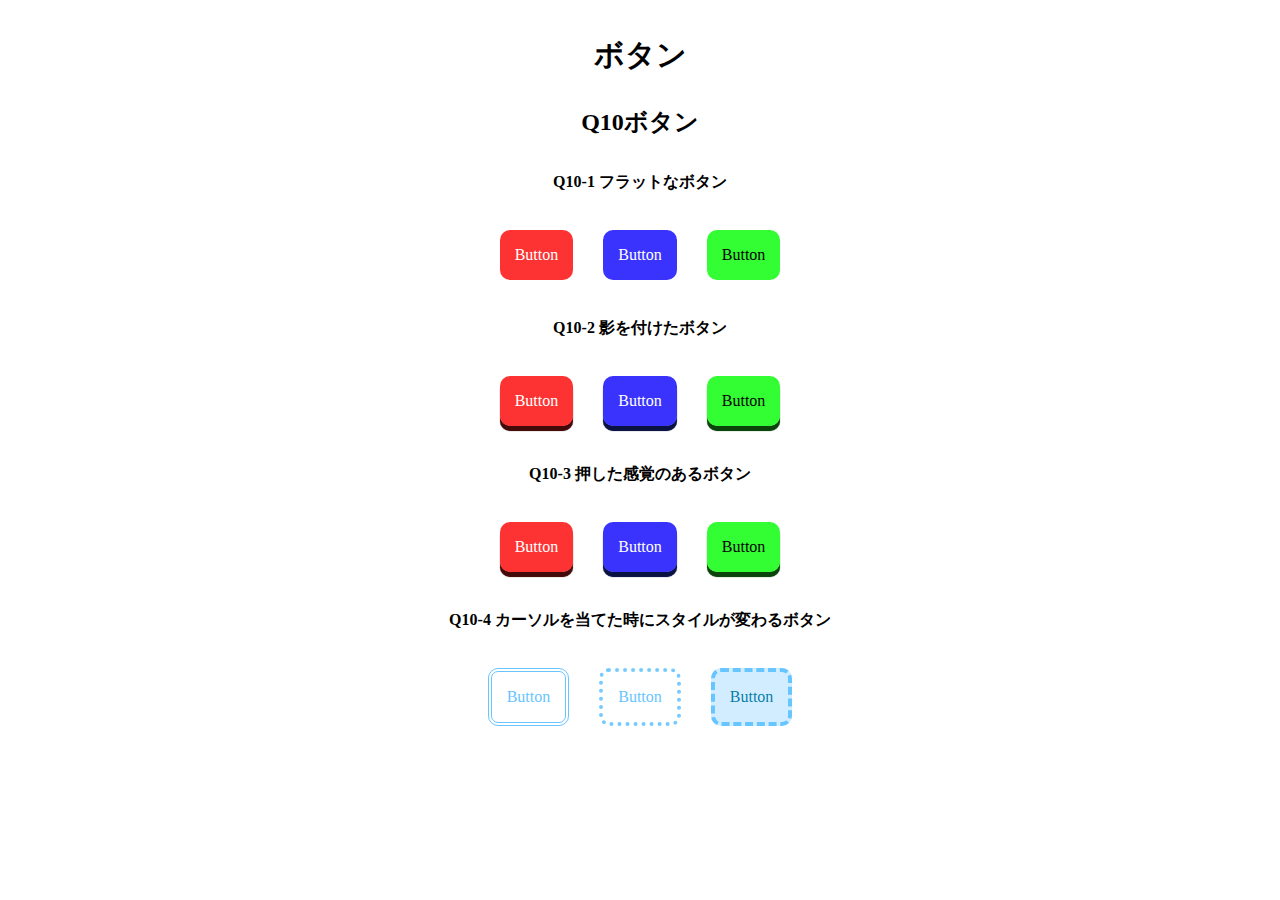
<file: q10/answer/index.html>
<!DOCTYPE html>
<html lang="ja">

<head>
  <meta charset="UTF-8">
  <meta name="viewport" content="width=device-width, initial-scale=1.0">
  <link rel="stylesheet" href="./css/reset.css">
  <link rel="stylesheet" href="./css/base.css">
  <link rel="stylesheet" href="./css/style.css">
  <title>LayoutParts-Q3</title>
</head>

<body>
  <h1 class="title">ボタン</h1>
  <h2 class="sub--title">Q10ボタン</h2>
  <div class="wrapper">
    <h3 class="question--title">Q10-1 フラットなボタン</h3>
    <div class="flex--center">
      <div class="btn btn--red">Button</div>
      <div class="btn btn--blue">Button</div>
      <div class="btn btn--green">Button</div>
    </div>
    <h3 class="question--title">Q10-2 影を付けたボタン</h3>
    <div class="flex--center">
      <div class="btn shadow--red">Button</div>
      <div class="btn shadow--blue">Button</div>
      <div class="btn shadow--green">Button</div>
    </div>
    <h3 class="question--title">Q10-3 押した感覚のあるボタン</h3>
    <div class="flex--center">
      <div class="btn active--red">Button</div>
      <div class="btn active--blue">Button</div>
      <div class="btn active--green">Button</div>
    </div>
    <h3 class="question--title">Q10-4 カーソルを当てた時にスタイルが変わるボタン</h3>
    <div class="flex--center">
      <div class="btn double--btn">Button</div>
      <div class="btn dotted--btn">Button</div>
      <div class="btn back--btn">Button</div>
    </div>
  </div>
</body>

</html>
</file>
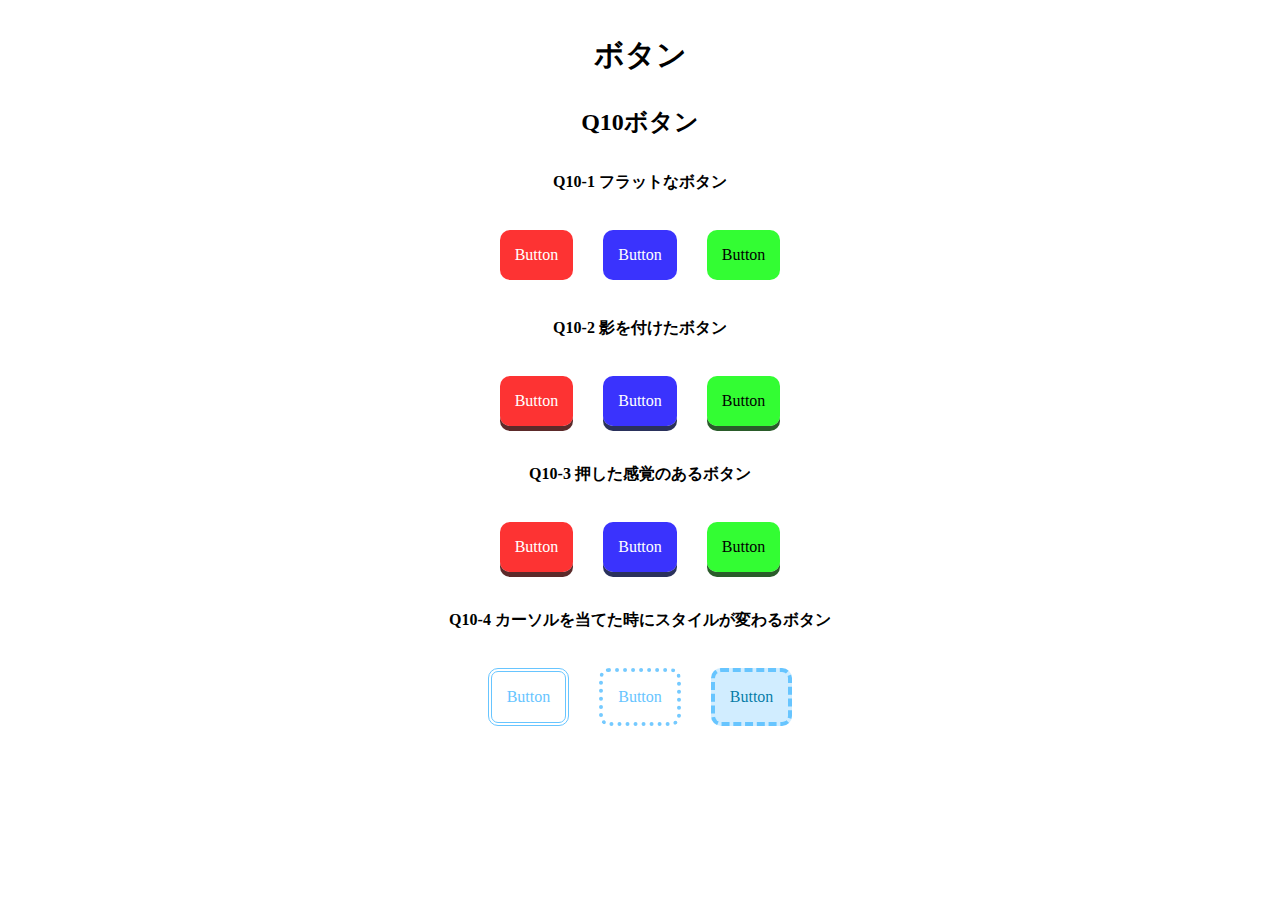
<file: q10/q10/index.html>
<!DOCTYPE html>
<html lang="ja">

<head>
  <meta charset="UTF-8">
  <meta name="viewport" content="width=device-width, initial-scale=1.0">
  <link rel="stylesheet" href="./css/reset.css">
  <link rel="stylesheet" href="./css/base.css">
  <link rel="stylesheet" href="./css/style.css">
  <title>LayoutParts-Q3</title>
</head>

<body>
  <h1 class="title">ボタン</h1>
  <h2 class="sub--title">Q10ボタン</h2>
  <div class="wrapper">
    <h3 class="question--title">Q10-1 フラットなボタン</h3>
    <!-- Q10-1ここから -->
    <div class="wapper">
      <div class="button red">Button</div>
      <div class="button blue">Button</div>
      <div class="button green">Button</div>
  </div>
    <!-- Q10-1ここまで -->
    <h3 class="question--title">Q10-2 影を付けたボタン</h3>
    <!-- Q10-2ここから -->
    <div class="wapper">
      <div class="button red r--shadow">Button</div>
      <div class="button blue b--shadow">Button</div>
      <div class="button green g--shadow">Button</div>
  </div>
    <!-- Q10-2ここまで -->
    <h3 class="question--title">Q10-3 押した感覚のあるボタン</h3>
    <!-- Q10-3ここから -->
    <div class="wapper">
      <div class="button red r--push">Button</div>
      <div class="button blue b--push">Button</div>
      <div class="button green g--push">Button</div>
  </div>
    <!-- Q10-3ここまで -->
    <h3 class="question--title">Q10-4 カーソルを当てた時にスタイルが変わるボタン</h3>
    <!-- Q10-4ここから -->
    <div class="wapper">
      <div class="button double">Button</div>
      <div class="button dotted">Button</div>
      <div class="button dashed">Button</div>
  </div>
    <!-- Q10-4ここまで -->
  </div>
</body>

</html>
</file>
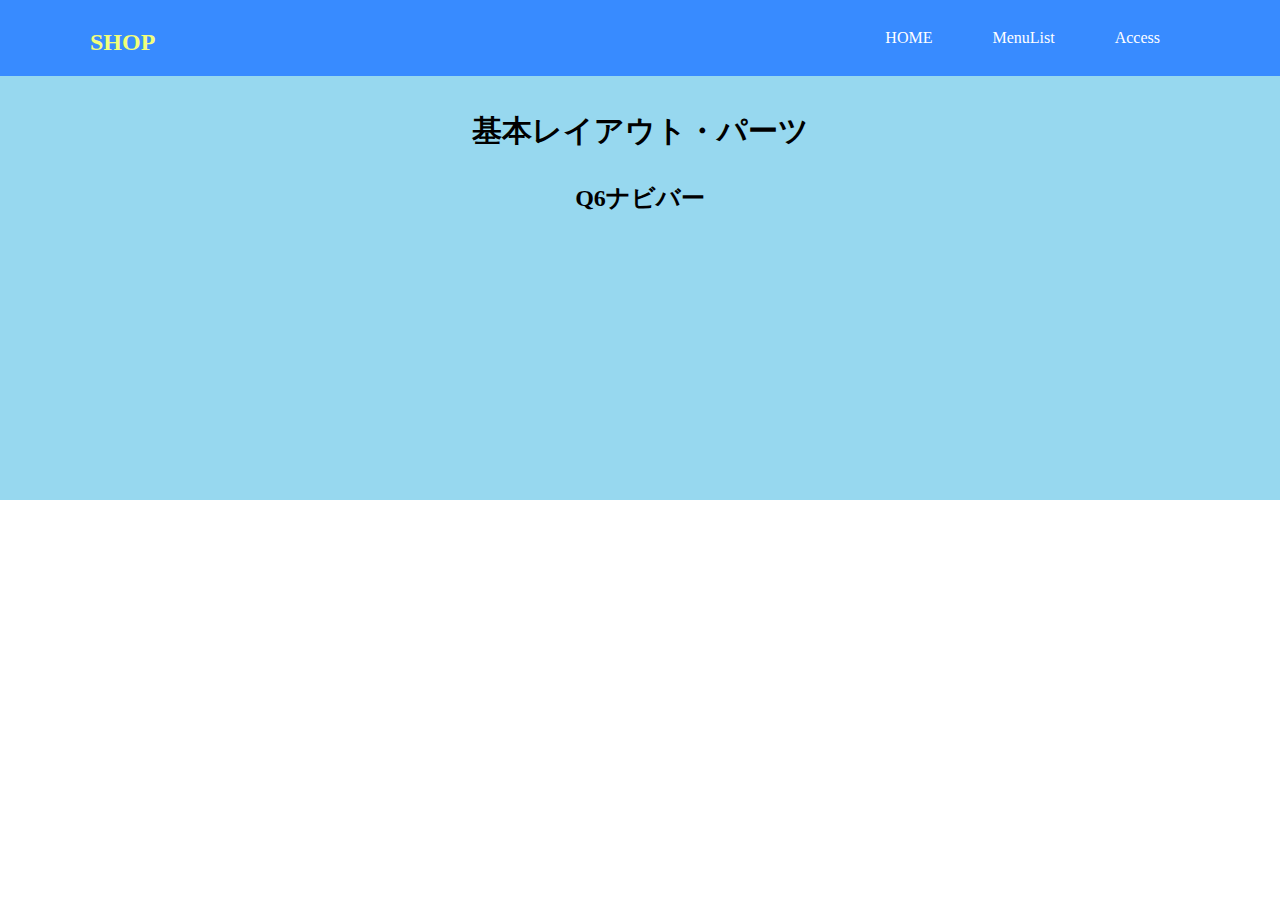
<file: q6/answer/index.html>
<!DOCTYPE html>
<html lang="ja">

<head>
  <meta charset="UTF-8">
  <meta name="viewport" content="width=device-width, initial-scale=1.0">
  <link rel="stylesheet" href="./css/reset.css">
  <link rel="stylesheet" href="./css/base.css">
  <link rel="stylesheet" href="./css/style.css">
  <title>LayoutParts-Q3</title>
</head>

<body>
  <header class="header">
    <div class="inner d--flex">
      <div class="logo">
        <a href="#">SHOP</a>
      </div>
      <div class="menu">
        <nav>
          <ul class="nav d--flex">
            <li>
              <a href="#">HOME</a>
            </li>
            <li>
              <a href="#">MenuList</a>
            </li>
            <li>
              <a href="#">Access</a>
            </li>
          </ul>
        </nav>
      </div>
    </div>
  </header>
  <main>
    <div class="wrapper">
      <h1 class="title">基本レイアウト・パーツ</h1>
      <h2 class="sub--title">Q6ナビバー</h2>
    </div>
  </main>
</body>

</html>
</file>
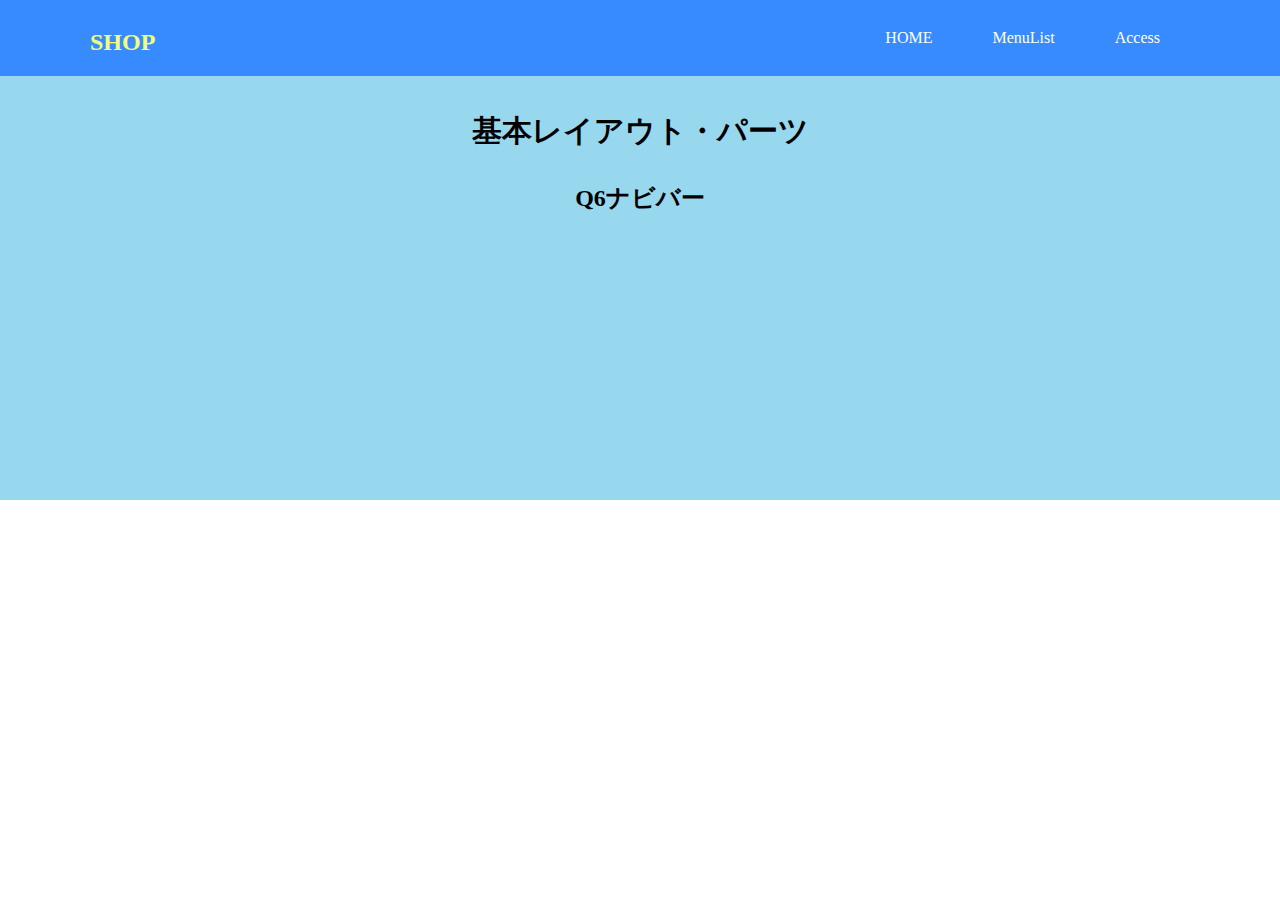
<file: q6/q6/index.html>
<!DOCTYPE html>
<html lang="ja">

<head>
  <meta charset="UTF-8">
  <meta name="viewport" content="width=device-width, initial-scale=1.0">
  <link rel="stylesheet" href="./css/reset.css">
  <link rel="stylesheet" href="./css/base.css">
  <link rel="stylesheet" href="./css/style.css">
  <title>LayoutParts-Q3</title>
</head>

<body>
  <!-- Q6回答はここから -->
  <header>
    <div class="inner display--flex">
      <div class="logo"><a href="#">SHOP</a></div>
      <nav>
        <ul class="display--flex">
          <li><a href="#">HOME</a></li>
          <li><a href="#">MenuList</a></li>
          <li><a href="#">Access</a></li>
        </ul>
      </nav>
      </div>
  </div>
  </header>
  <!-- Q6回答はここまで -->
    <main>
      <div class="wrapper">
        <h1 class="title">基本レイアウト・パーツ</h1>
        <h2 class="sub--title">Q6ナビバー</h2>
      </div>
    </main>
</body>

</html>
</file>
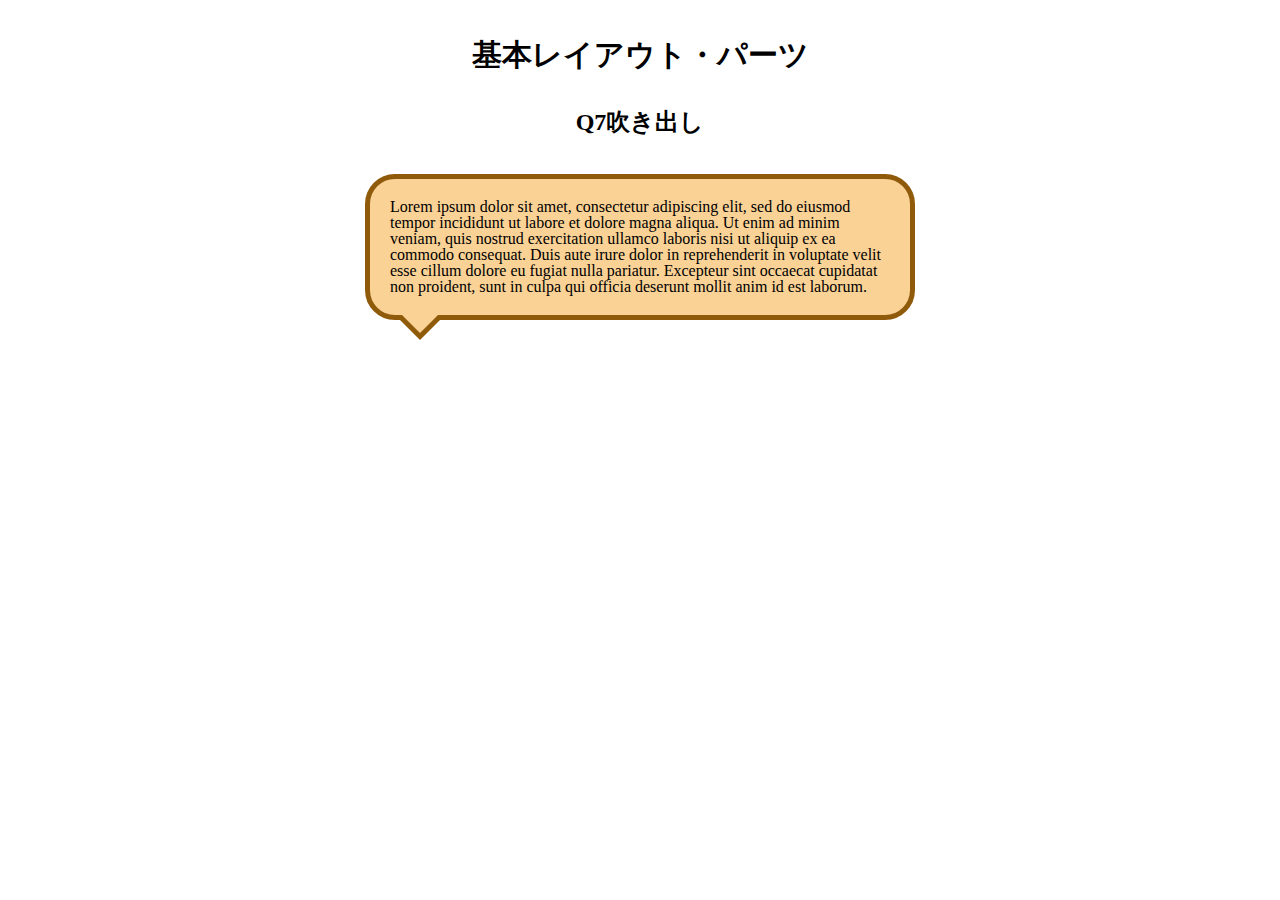
<file: q7/answer/index.html>
<!DOCTYPE html>
<html lang="ja">

<head>
  <meta charset="UTF-8">
  <meta name="viewport" content="width=device-width, initial-scale=1.0">
  <link rel="stylesheet" href="./css/reset.css">
  <link rel="stylesheet" href="./css/base.css">
  <link rel="stylesheet" href="./css/style.css">
  <title>LayoutParts-Q3</title>
</head>

<body>
  <div class="wrapper">
    <h1 class="title">基本レイアウト・パーツ</h1>
    <h2 class="sub--title">Q7吹き出し</h2>
    <div class="blowing--box">
      <p>Lorem ipsum dolor sit amet, consectetur adipiscing elit, sed do eiusmod tempor incididunt
        ut labore et dolore magna
        aliqua. Ut enim ad minim veniam, quis nostrud exercitation ullamco laboris nisi ut aliquip ex ea commodo
        consequat. Duis
        aute irure dolor in reprehenderit in voluptate velit esse cillum dolore eu fugiat nulla pariatur. Excepteur sint
        occaecat cupidatat non proident, sunt in culpa qui officia deserunt mollit anim id est laborum.</p>
    </div>
  </div>
</body>

</html>
</file>
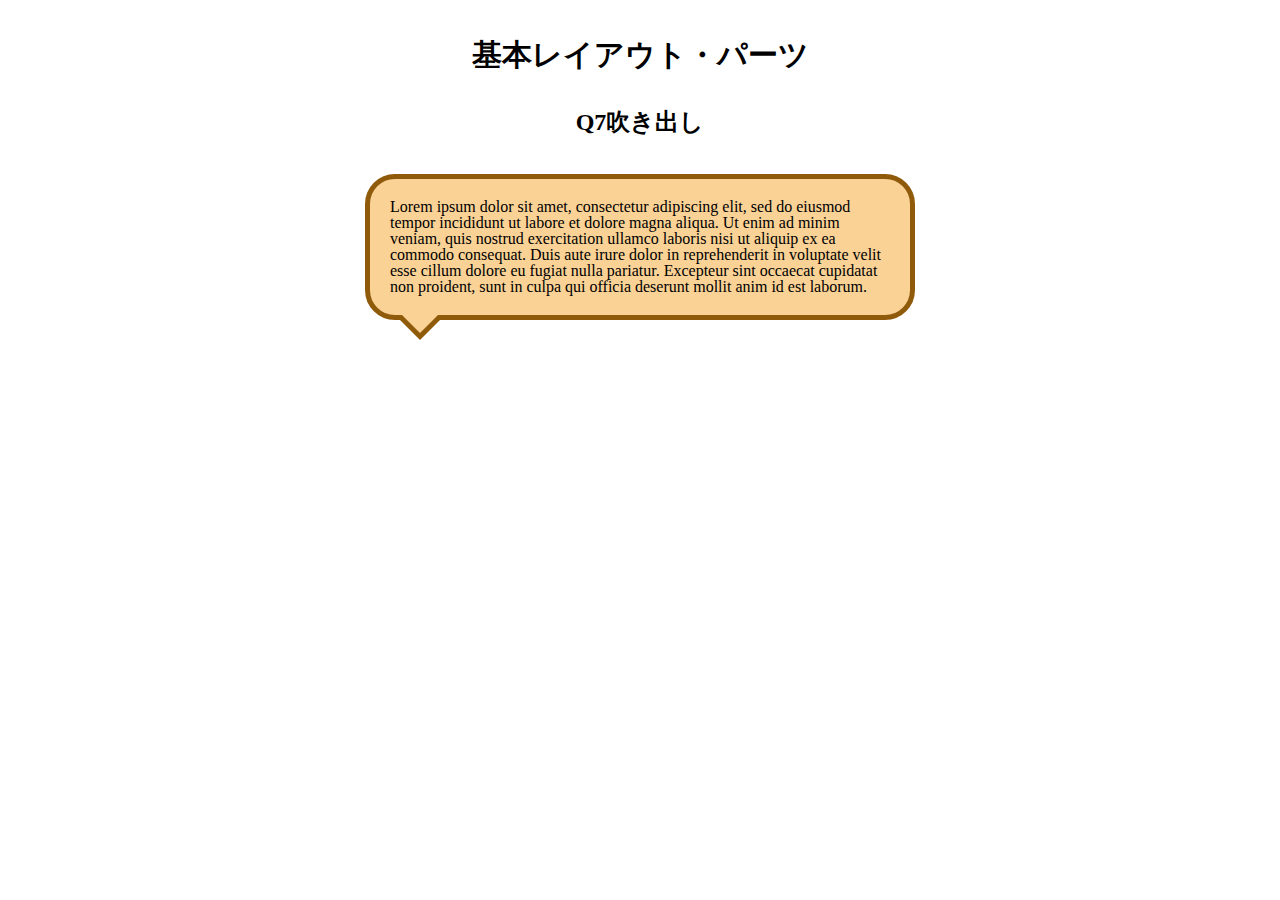
<file: q7/q7/index.html>
<!DOCTYPE html>
<html lang="ja">

<head>
  <meta charset="UTF-8">
  <meta name="viewport" content="width=device-width, initial-scale=1.0">
  <link rel="stylesheet" href="./css/reset.css">
  <link rel="stylesheet" href="./css/base.css">
  <link rel="stylesheet" href="./css/style.css">
  <title>LayoutParts-Q3</title>
</head>

<body>
  <div class="wrapper">
    <h1 class="title">基本レイアウト・パーツ</h1>
    <h2 class="sub--title">Q7吹き出し</h2>
    <!-- 吹き出しの中のテキストはこちらを使ってください -->
    <!-- Lorem ipsum dolor sit amet, consectetur adipiscing elit, sed do eiusmod tempor incididunt
    ut labore et dolore magna
    aliqua. Ut enim ad minim veniam, quis nostrud exercitation ullamco laboris nisi ut aliquip ex ea commodo
    consequat. Duis
    aute irure dolor in reprehenderit in voluptate velit esse cillum dolore eu fugiat nulla pariatur. Excepteur sint
    occaecat cupidatat non proident, sunt in culpa qui officia deserunt mollit anim id est laborum. -->
    <!-- Q7回答はここから -->
    <div class="container">
      <div class="balloon">
        <p>Lorem ipsum dolor sit amet, consectetur adipiscing elit, sed do eiusmod tempor incididunt
          ut labore et dolore magna
          aliqua. Ut enim ad minim veniam, quis nostrud exercitation ullamco laboris nisi ut aliquip ex ea commodo
          consequat. Duis
          aute irure dolor in reprehenderit in voluptate velit esse cillum dolore eu fugiat nulla pariatur. Excepteur sint
          occaecat cupidatat non proident, sunt in culpa qui officia deserunt mollit anim id est laborum.
        </p>
    </div>
    </div>
    <!-- Q7回答はここまで -->
  </div>
</body>

</html>
</file>
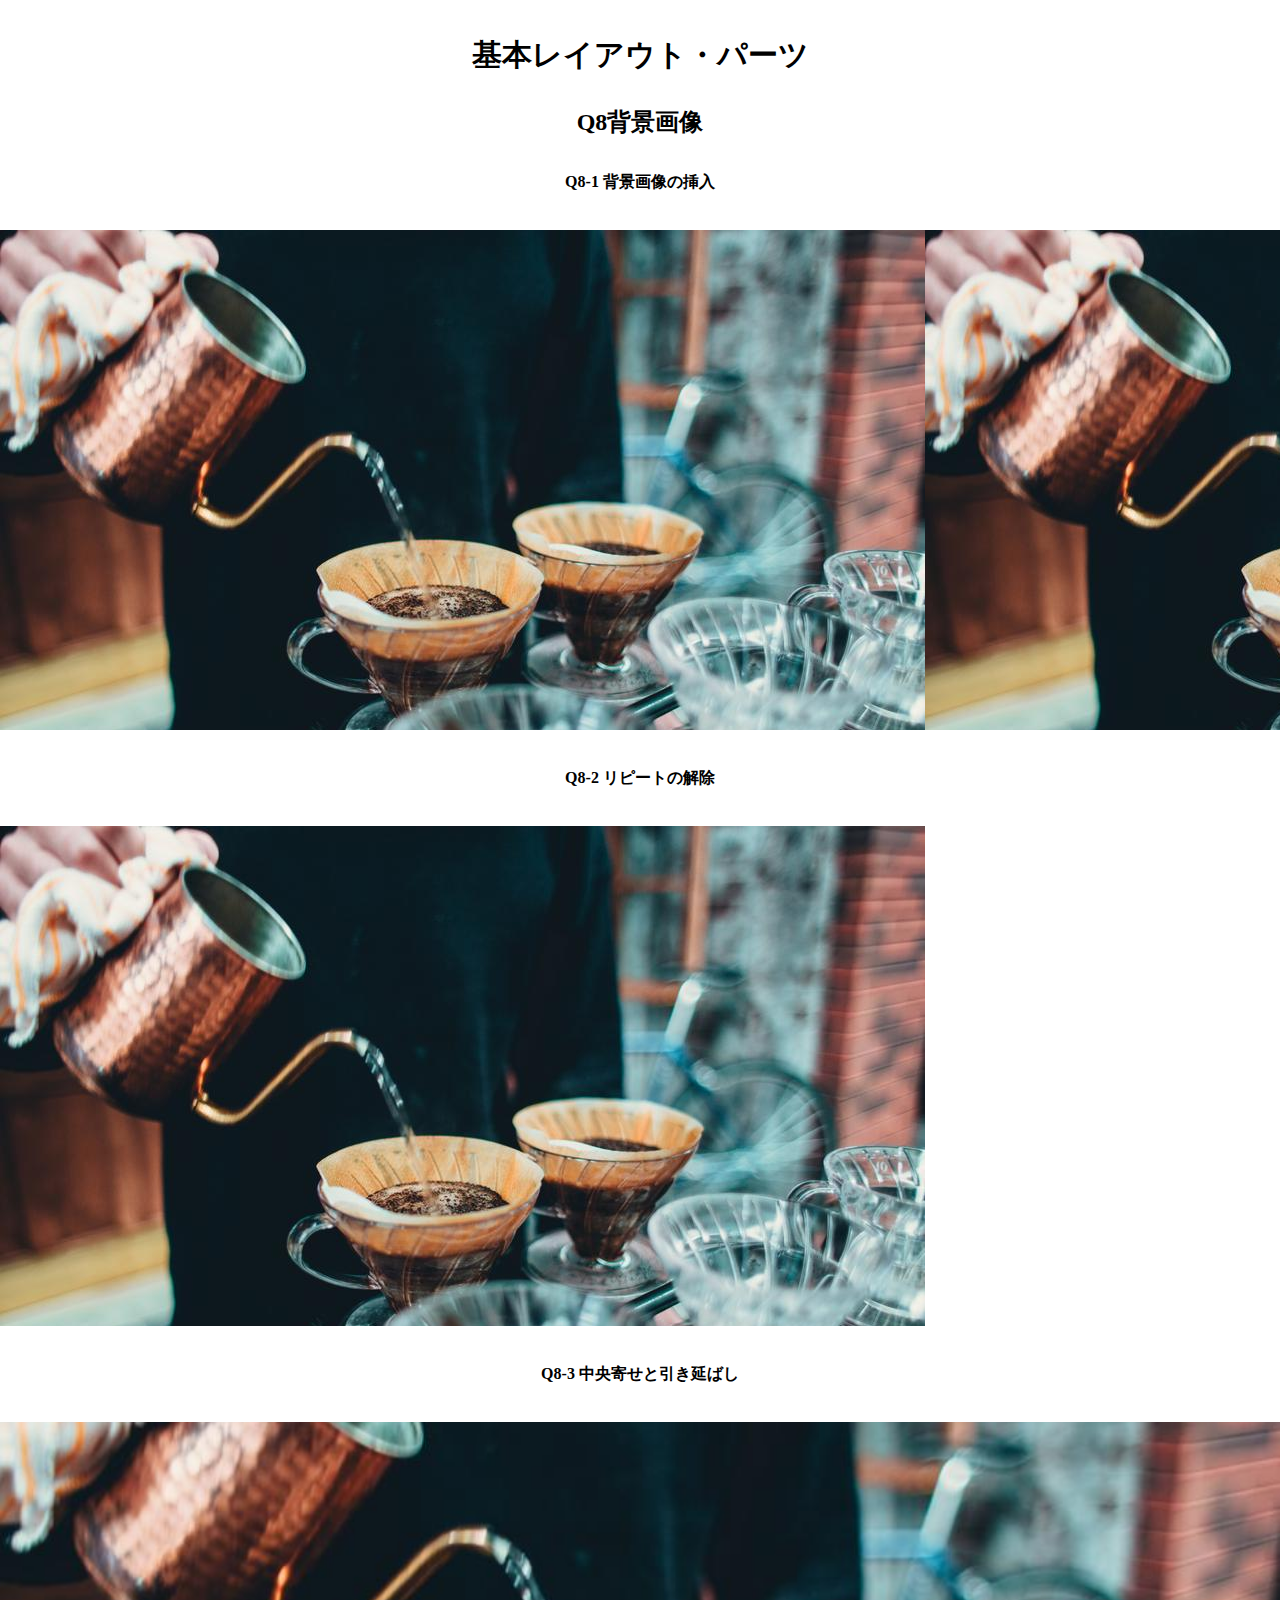
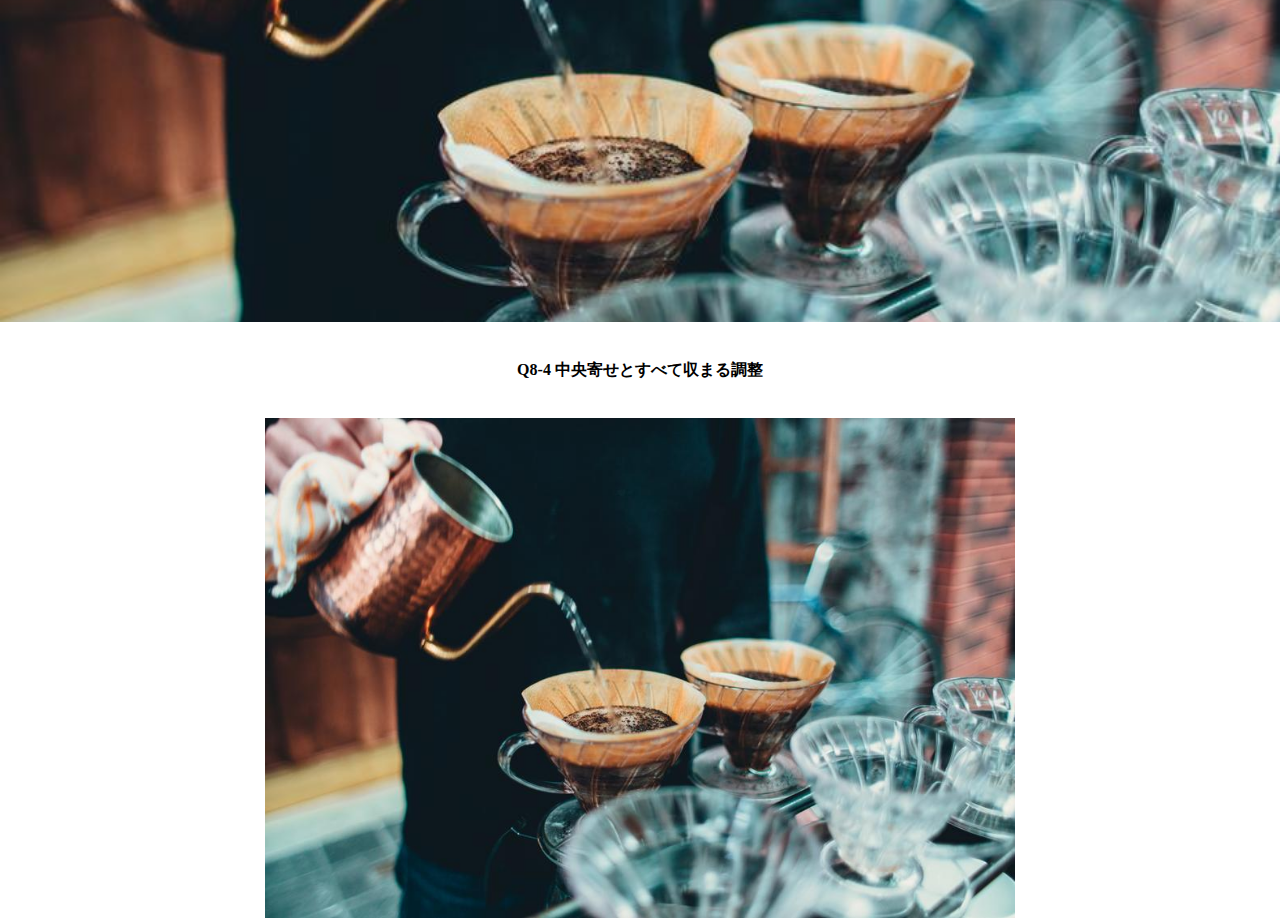
<file: q8/answer/index.html>
<!DOCTYPE html>
<html lang="ja">

<head>
  <meta charset="UTF-8">
  <meta name="viewport" content="width=device-width, initial-scale=1.0">
  <link rel="stylesheet" href="./css/reset.css">
  <link rel="stylesheet" href="./css/base.css">
  <link rel="stylesheet" href="./css/style.css">
  <title>LayoutParts-Q3</title>
</head>

<body>
  <h1 class="title">基本レイアウト・パーツ</h1>
  <h2 class="sub--title">Q8背景画像</h2>
  <h3 class="question--title">Q8-1 背景画像の挿入</h3>
  <div class="back--img">
    <div class="content">
    </div>
  </div>
  <h3 class="question--title">Q8-2 リピートの解除</h3>
  <div class="back--img--repeat">
    <div class="content">
    </div>
  </div>
  <h3 class="question--title">Q8-3 中央寄せと引き延ばし</h3>
  <div class="back--img--cover">
    <div class="content">
    </div>
  </div>
  <h3 class="question--title">Q8-4 中央寄せとすべて収まる調整</h3>
  <div class="back--img--contain">
    <div class="content"></div>
  </div>
</body>

</html>
</file>
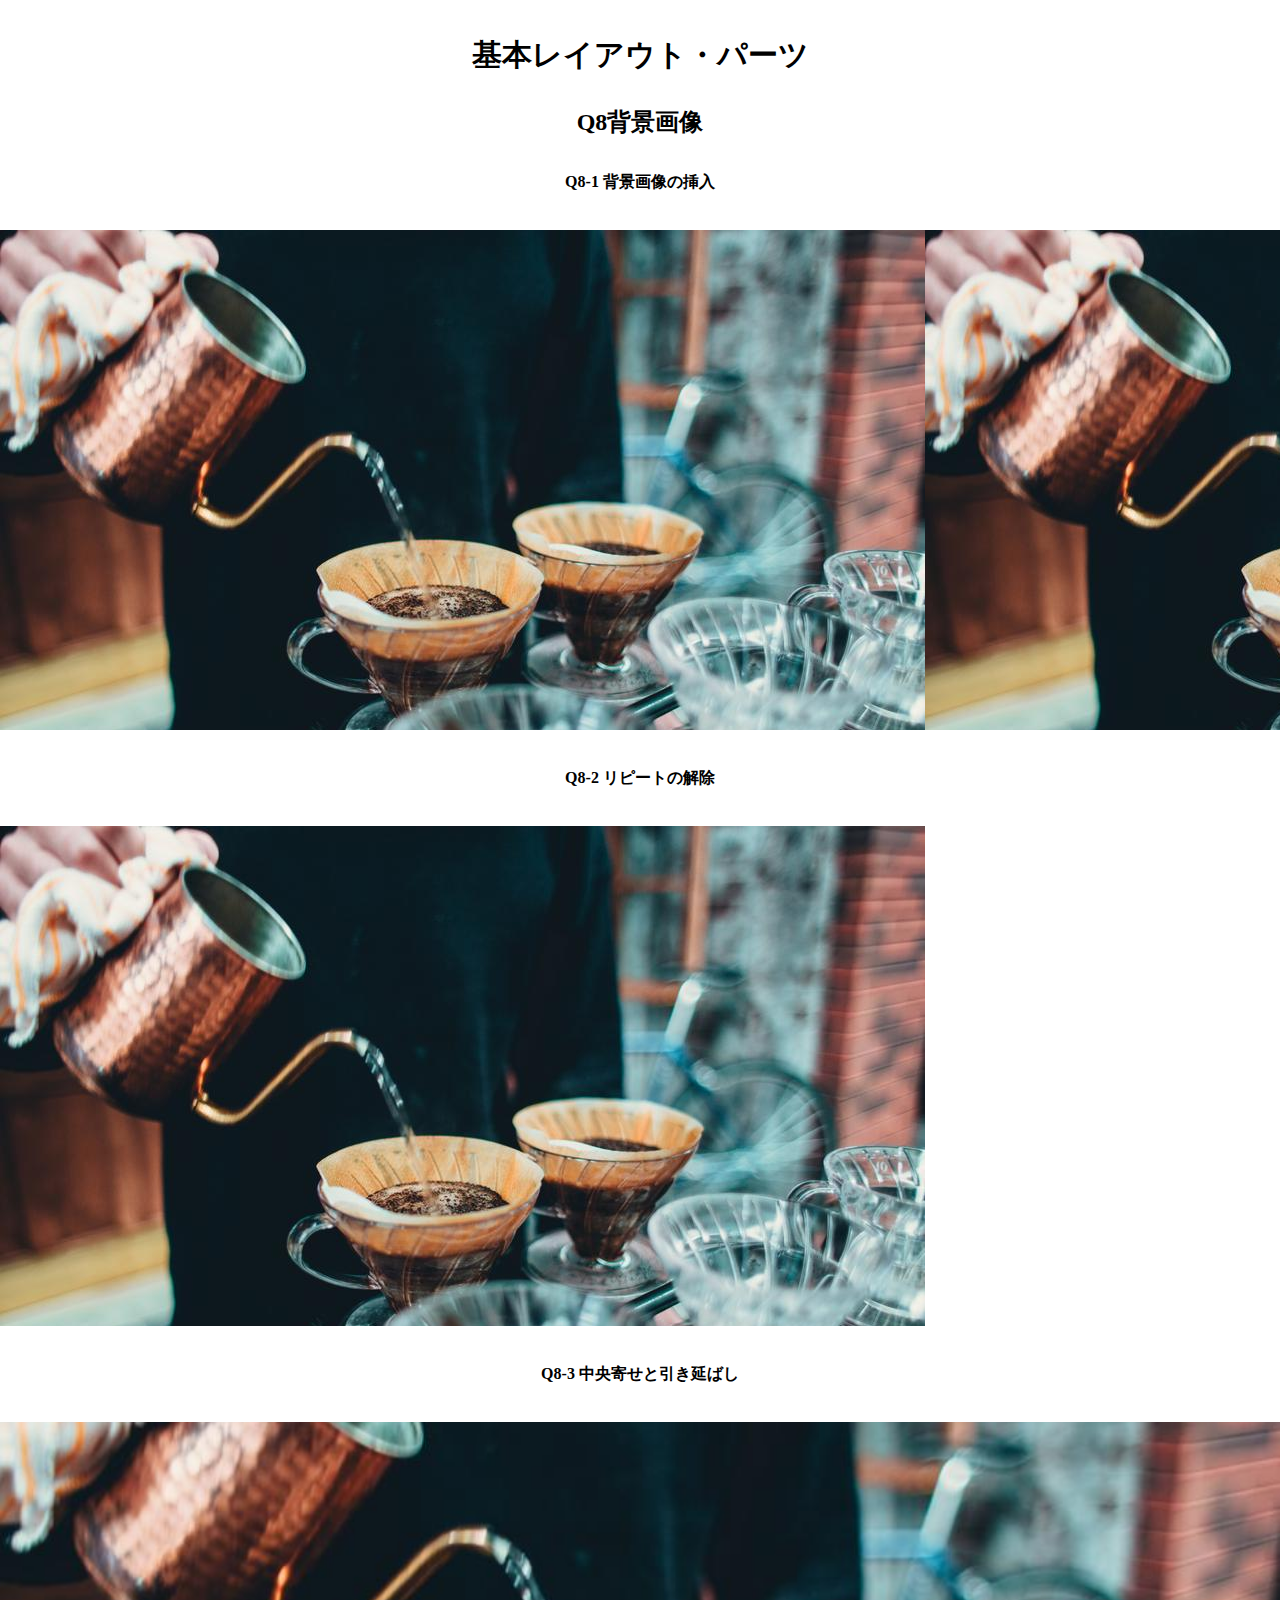
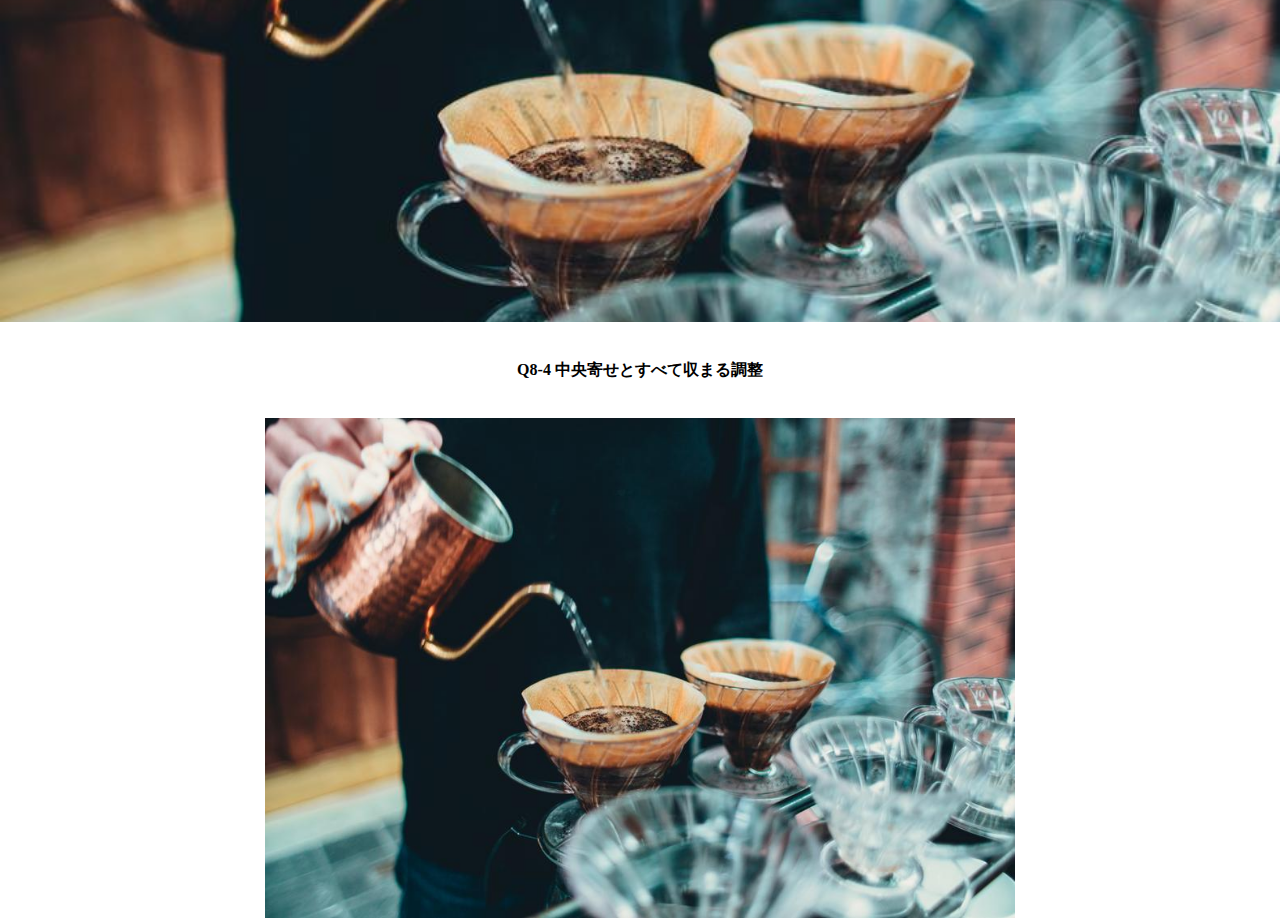
<file: q8/q8/index.html>
<!DOCTYPE html>
<html lang="ja">

<head>
  <meta charset="UTF-8">
  <meta name="viewport" content="width=device-width, initial-scale=1.0">
  <link rel="stylesheet" href="./css/reset.css">
  <link rel="stylesheet" href="./css/base.css">
  <link rel="stylesheet" href="./css/style.css">
  <title>LayoutParts-Q3</title>
</head>

<body>
  <h1 class="title">基本レイアウト・パーツ</h1>
  <h2 class="sub--title">Q8背景画像</h2>
  <h3 class="question--title">Q8-1 背景画像の挿入</h3>
  <!-- Q8-1 背景画像の挿入 ここから -->
    <div class="b--image">
      <div class="box">
      </div>
    </div>
  <!-- Q8-1 背景画像の挿入 ここまで -->
  <h3 class="question--title">Q8-2 リピートの解除</h3>
  <!-- Q8-2 リピートの解除 ここから -->
    <div class="b--image--b--repeat">
      <div class="box">
      </div>
    </div>
  <!-- Q8-2 リピートの解除 ここまで -->
  <h3 class="question--title">Q8-3 中央寄せと引き延ばし</h3>
  <!-- Q8-3 中央寄せと引き延ばし ここから-->
  <div class="b--image--cent_cov">
    <div class="box">
    </div>
  </div>
  <!-- Q8-3 中央寄せと引き延ばし ここまで-->
  <h3 class="question--title">Q8-4 中央寄せとすべて収まる調整</h3>
  <!-- Q8-4 中央寄せとすべて収まる調整 ここから-->
  <div class="b--image--cent_all">
    <div class="box">
    </div>
  </div>
  <!-- Q8-4 中央寄せとすべて収まる調整 ここまで-->
</body>

</html>
</file>
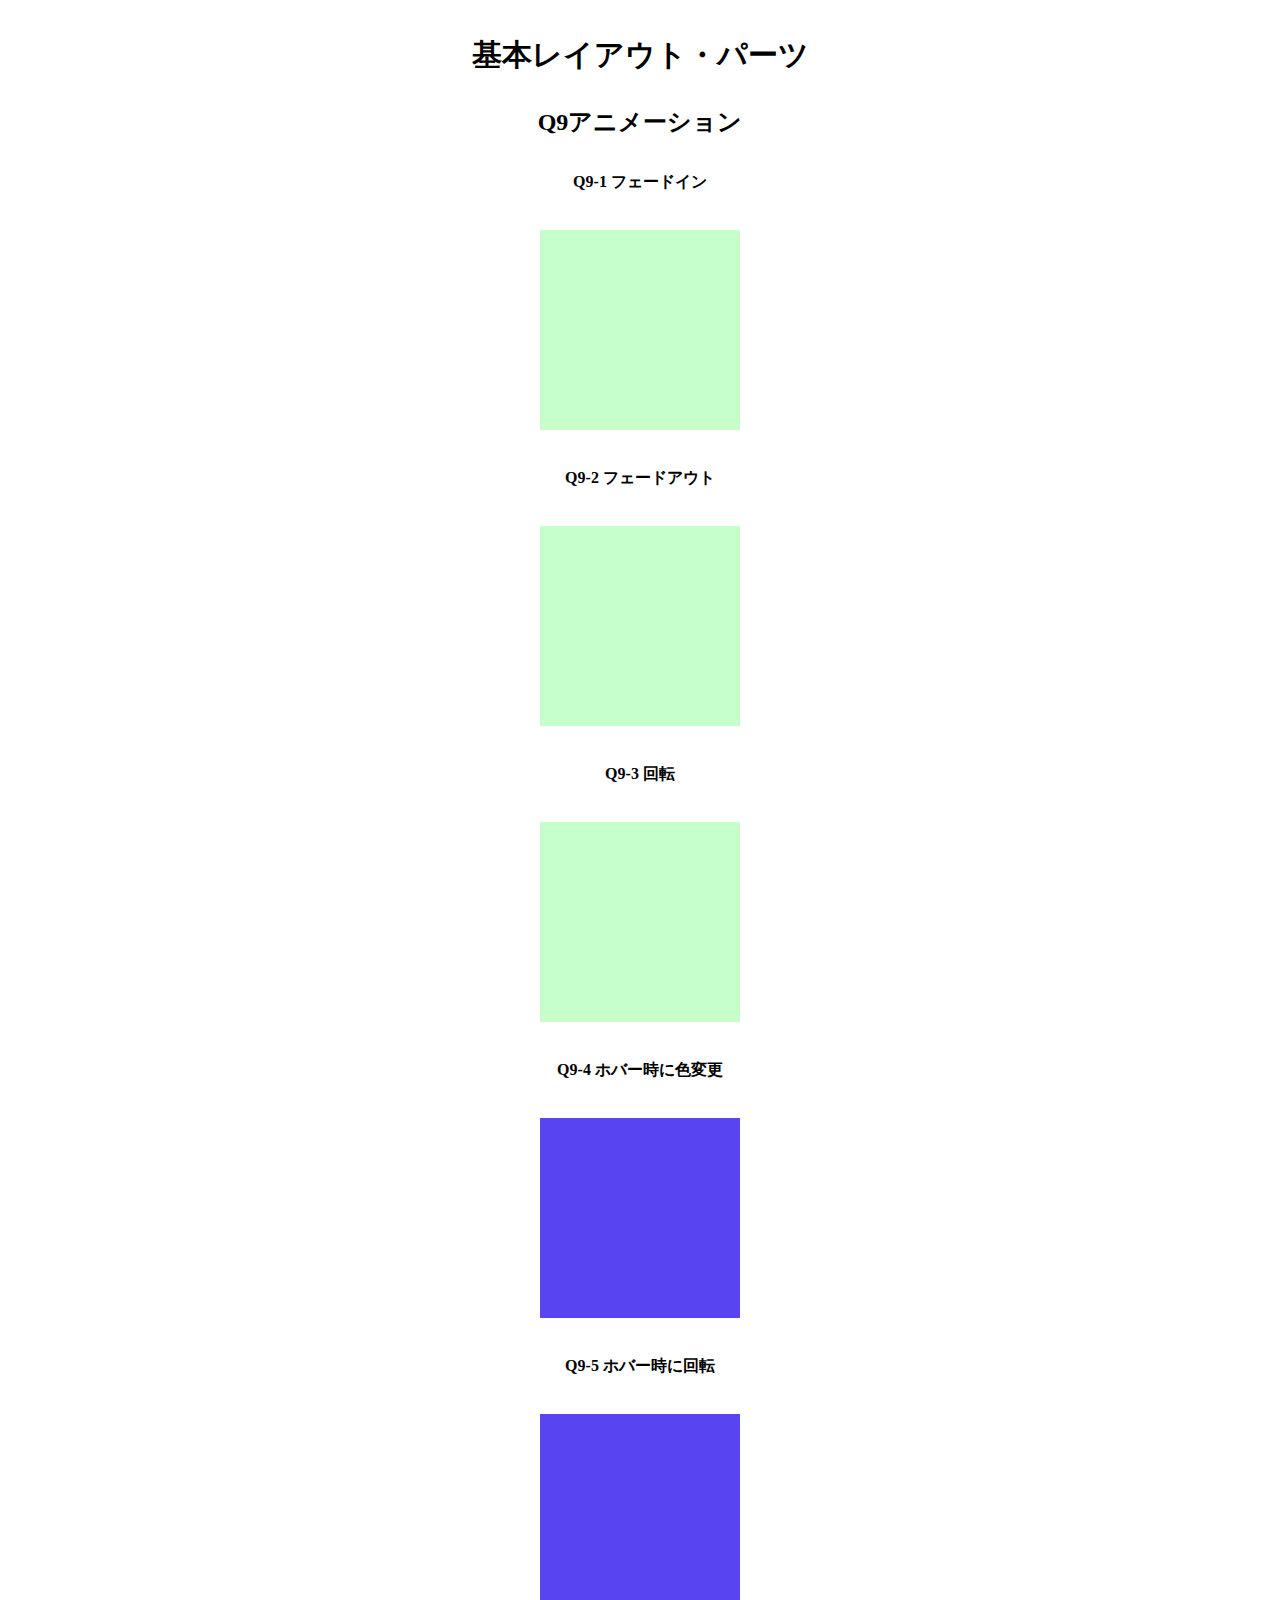
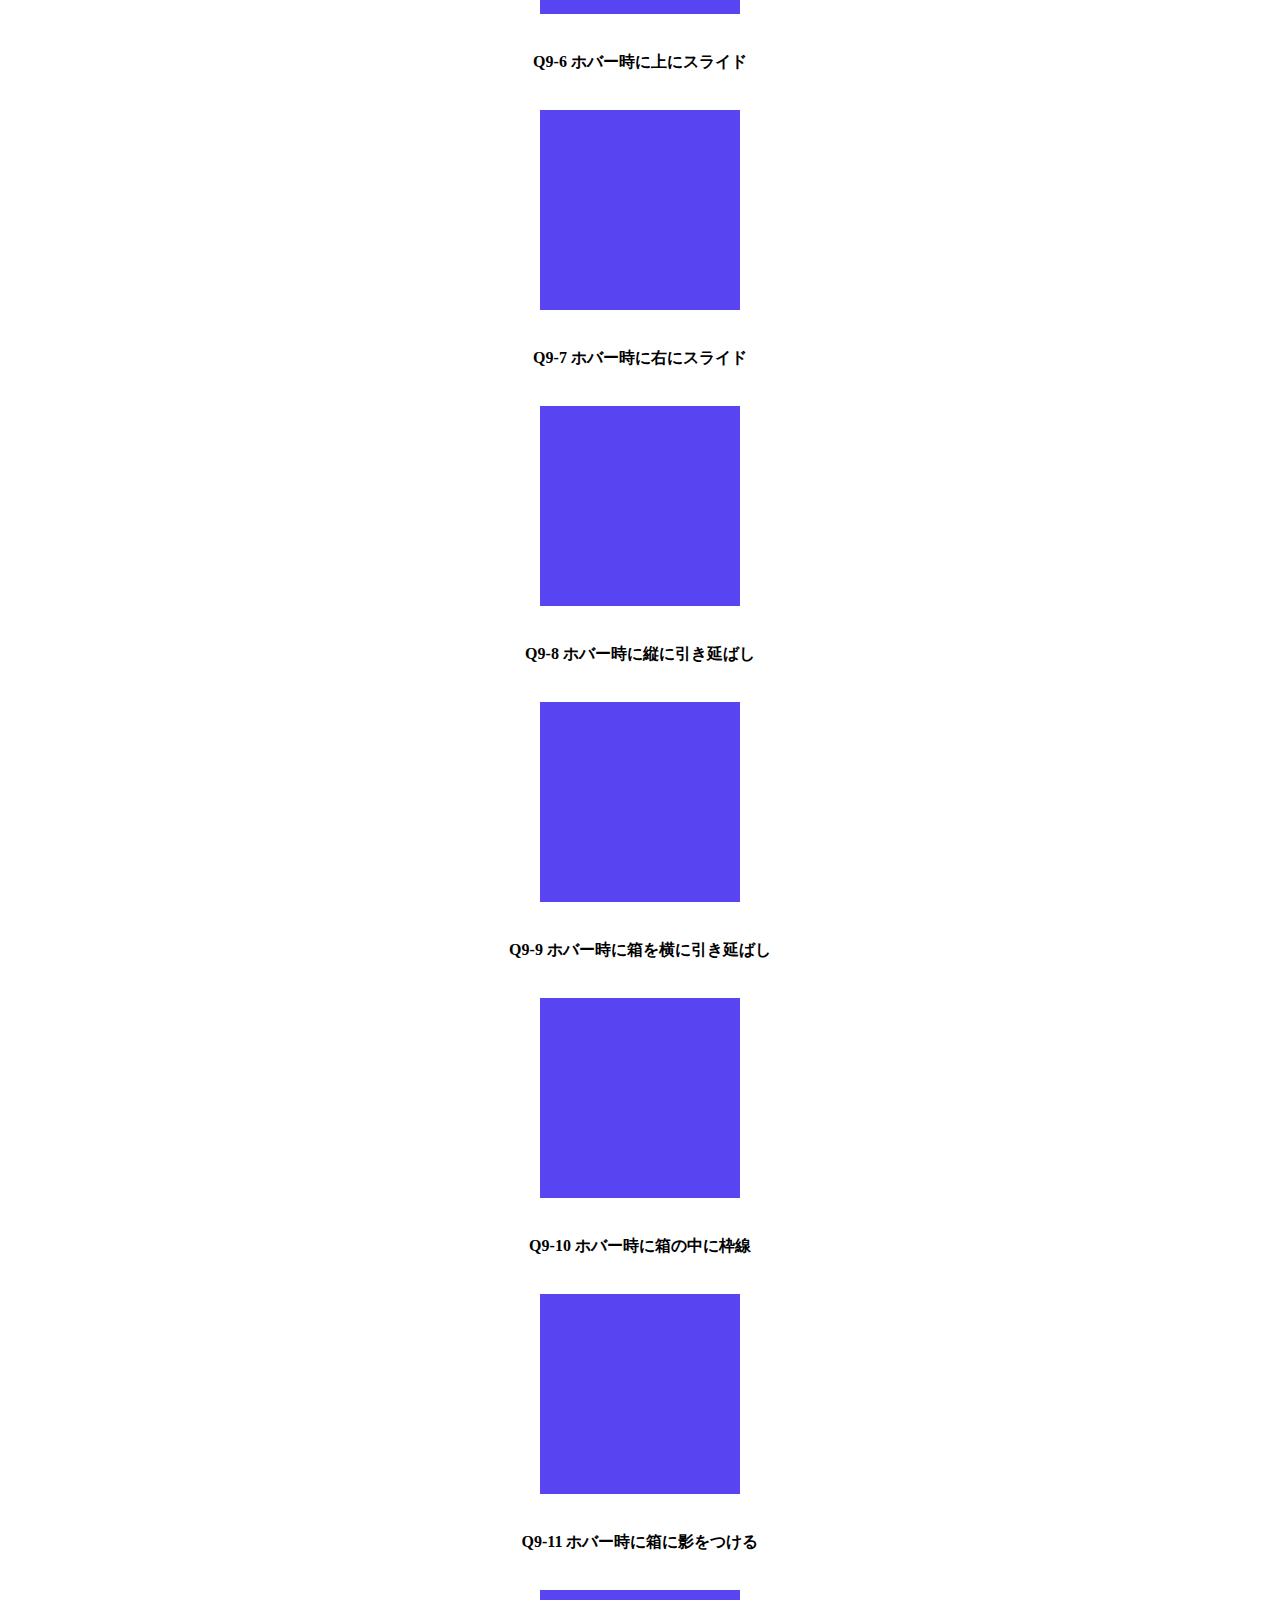
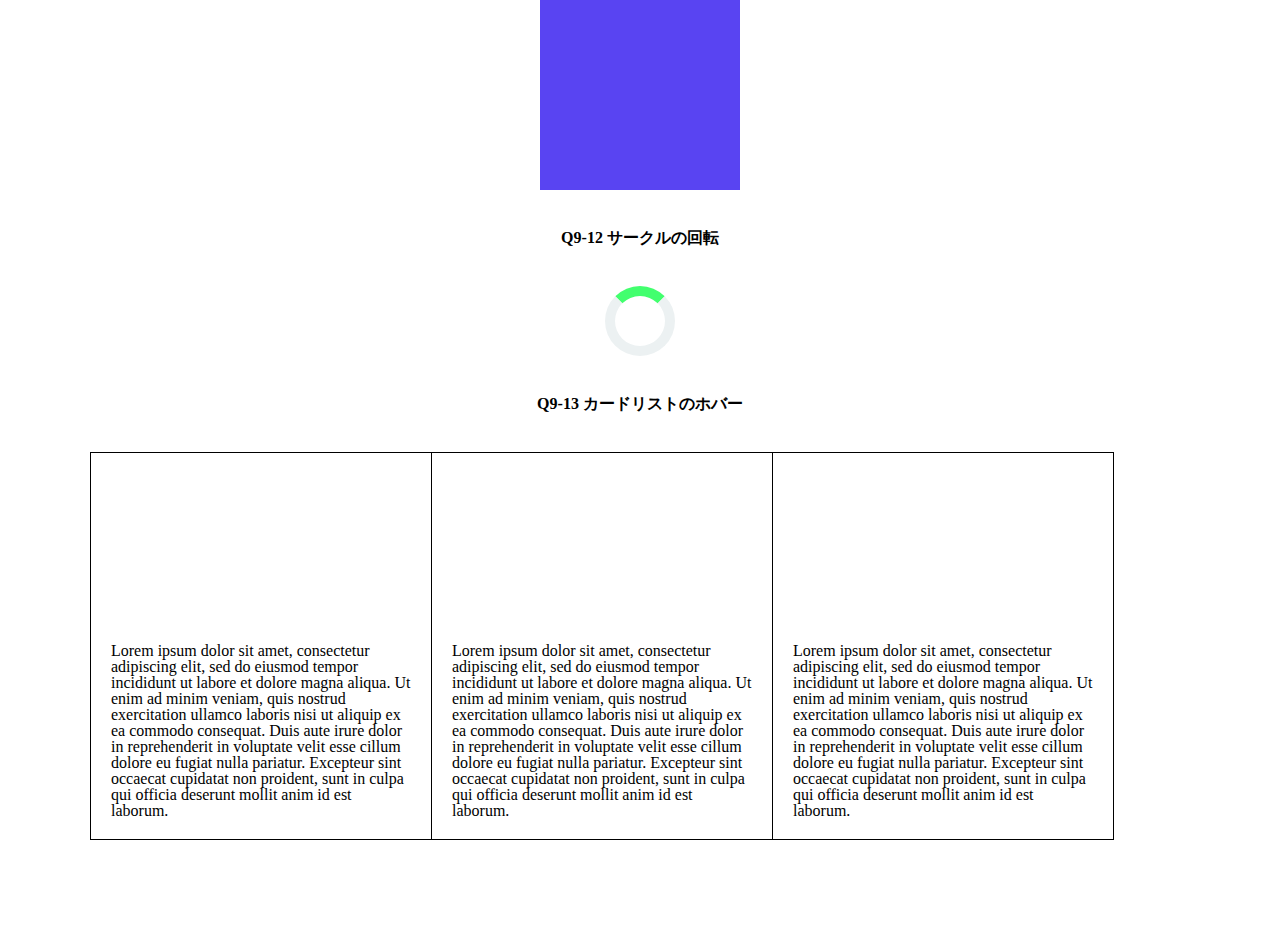
<file: q9/answer/index.html>
<!DOCTYPE html>
<html lang="ja">

<head>
  <meta charset="UTF-8">
  <meta name="viewport" content="width=device-width, initial-scale=1.0">
  <link rel="stylesheet" href="./css/reset.css">
  <link rel="stylesheet" href="./css/base.css">
  <link rel="stylesheet" href="./css/style.css">
  <title>LayoutParts-Q3</title>
</head>

<body>
  <h1 class="title">基本レイアウト・パーツ</h1>
  <h2 class="sub--title">Q9アニメーション</h2>
  <div class="wrapper">
    <section>
      <h3 class="question--title">Q9-1 フェードイン</h3>
      <div class="green--box fade--in"></div>
      <h3 class="question--title">Q9-2 フェードアウト</h3>
      <div class="green--box fade--out"></div>
      <h3 class="question--title">Q9-3 回転</h3>
      <div class="green--box spin"></div>
    </section>
    <section>
      <h3 class="question--title">Q9-4 ホバー時に色変更</h3>
      <div class="blue--box hover--color"></div>
      <h3 class="question--title">Q9-5 ホバー時に回転</h3>
      <div class="blue--box spin--box"></div>
      <h3 class="question--title">Q9-6 ホバー時に上にスライド</h3>
      <div class="blue--box up--slide"></div>
      <h3 class="question--title">Q9-7 ホバー時に右にスライド</h3>
      <div class="blue--box right--slide"></div>
      <h3 class="question--title">Q9-8 ホバー時に縦に引き延ばし</h3>
      <div class="blue--box height--prolongation"></div>
      <h3 class="question--title">Q9-9 ホバー時に箱を横に引き延ばし</h3>
      <div class="blue--box width--prolongation"></div>
      <h3 class="question--title">Q9-10 ホバー時に箱の中に枠線</h3>
      <div class="blue--box hover--border"></div>
      <h3 class="question--title">Q9-11 ホバー時に箱に影をつける</h3>
      <div class="blue--box hover--shadow"></div>
    </section>
    <section>
      <h3 class="question--title">Q9-12 サークルの回転</h3>
      <div class="circle--spin"></div>
      <h3 class="question--title">Q9-13 カードリストのホバー</h3>
      <div class="check--sample">
        <ul class="card--list">
          <li class="card--item">
            <div class="icon"></div>
            <p>Lorem ipsum dolor sit amet, consectetur adipiscing elit, sed do eiusmod tempor incididunt
              ut labore et dolore magna
              aliqua. Ut enim ad minim veniam, quis nostrud exercitation ullamco laboris nisi ut aliquip ex ea commodo
              consequat. Duis
              aute irure dolor in reprehenderit in voluptate velit esse cillum dolore eu fugiat nulla pariatur.
              Excepteur
              sint
              occaecat cupidatat non proident, sunt in culpa qui officia deserunt mollit anim id est laborum.</p>
          </li>
          <li class="card--item">
            <div class="icon"></div>
            <p>Lorem ipsum dolor sit amet, consectetur adipiscing elit, sed do eiusmod tempor incididunt
              ut labore et dolore magna
              aliqua. Ut enim ad minim veniam, quis nostrud exercitation ullamco laboris nisi ut aliquip ex ea commodo
              consequat. Duis
              aute irure dolor in reprehenderit in voluptate velit esse cillum dolore eu fugiat nulla pariatur.
              Excepteur
              sint
              occaecat cupidatat non proident, sunt in culpa qui officia deserunt mollit anim id est laborum.</p>
          </li>
          <li class="card--item">
            <div class="icon"></div>
            <p>Lorem ipsum dolor sit amet, consectetur adipiscing elit, sed do eiusmod tempor incididunt
              ut labore et dolore magna
              aliqua. Ut enim ad minim veniam, quis nostrud exercitation ullamco laboris nisi ut aliquip ex ea commodo
              consequat. Duis
              aute irure dolor in reprehenderit in voluptate velit esse cillum dolore eu fugiat nulla pariatur.
              Excepteur
              sint
              occaecat cupidatat non proident, sunt in culpa qui officia deserunt mollit anim id est laborum.</p>
          </li>
        </ul>
      </div>
    </section>
  </div>
</body>

</html>
</file>
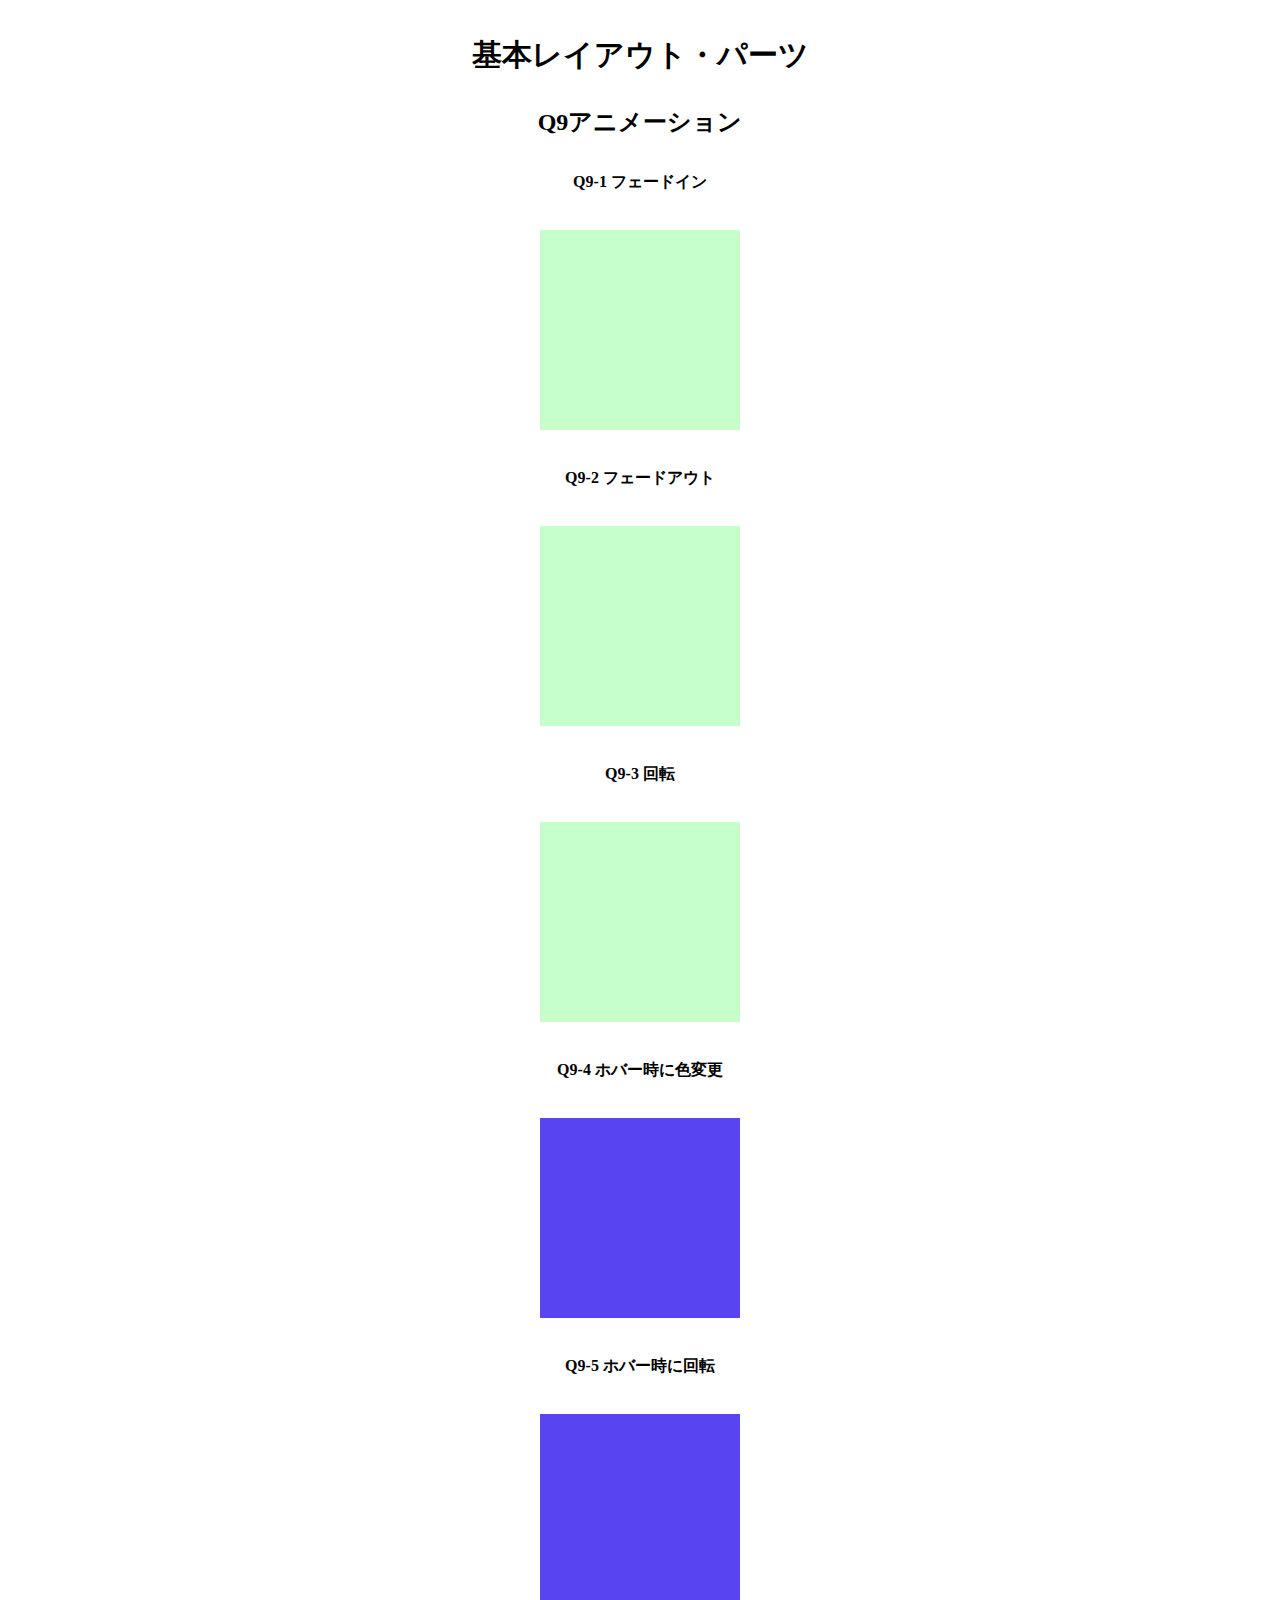
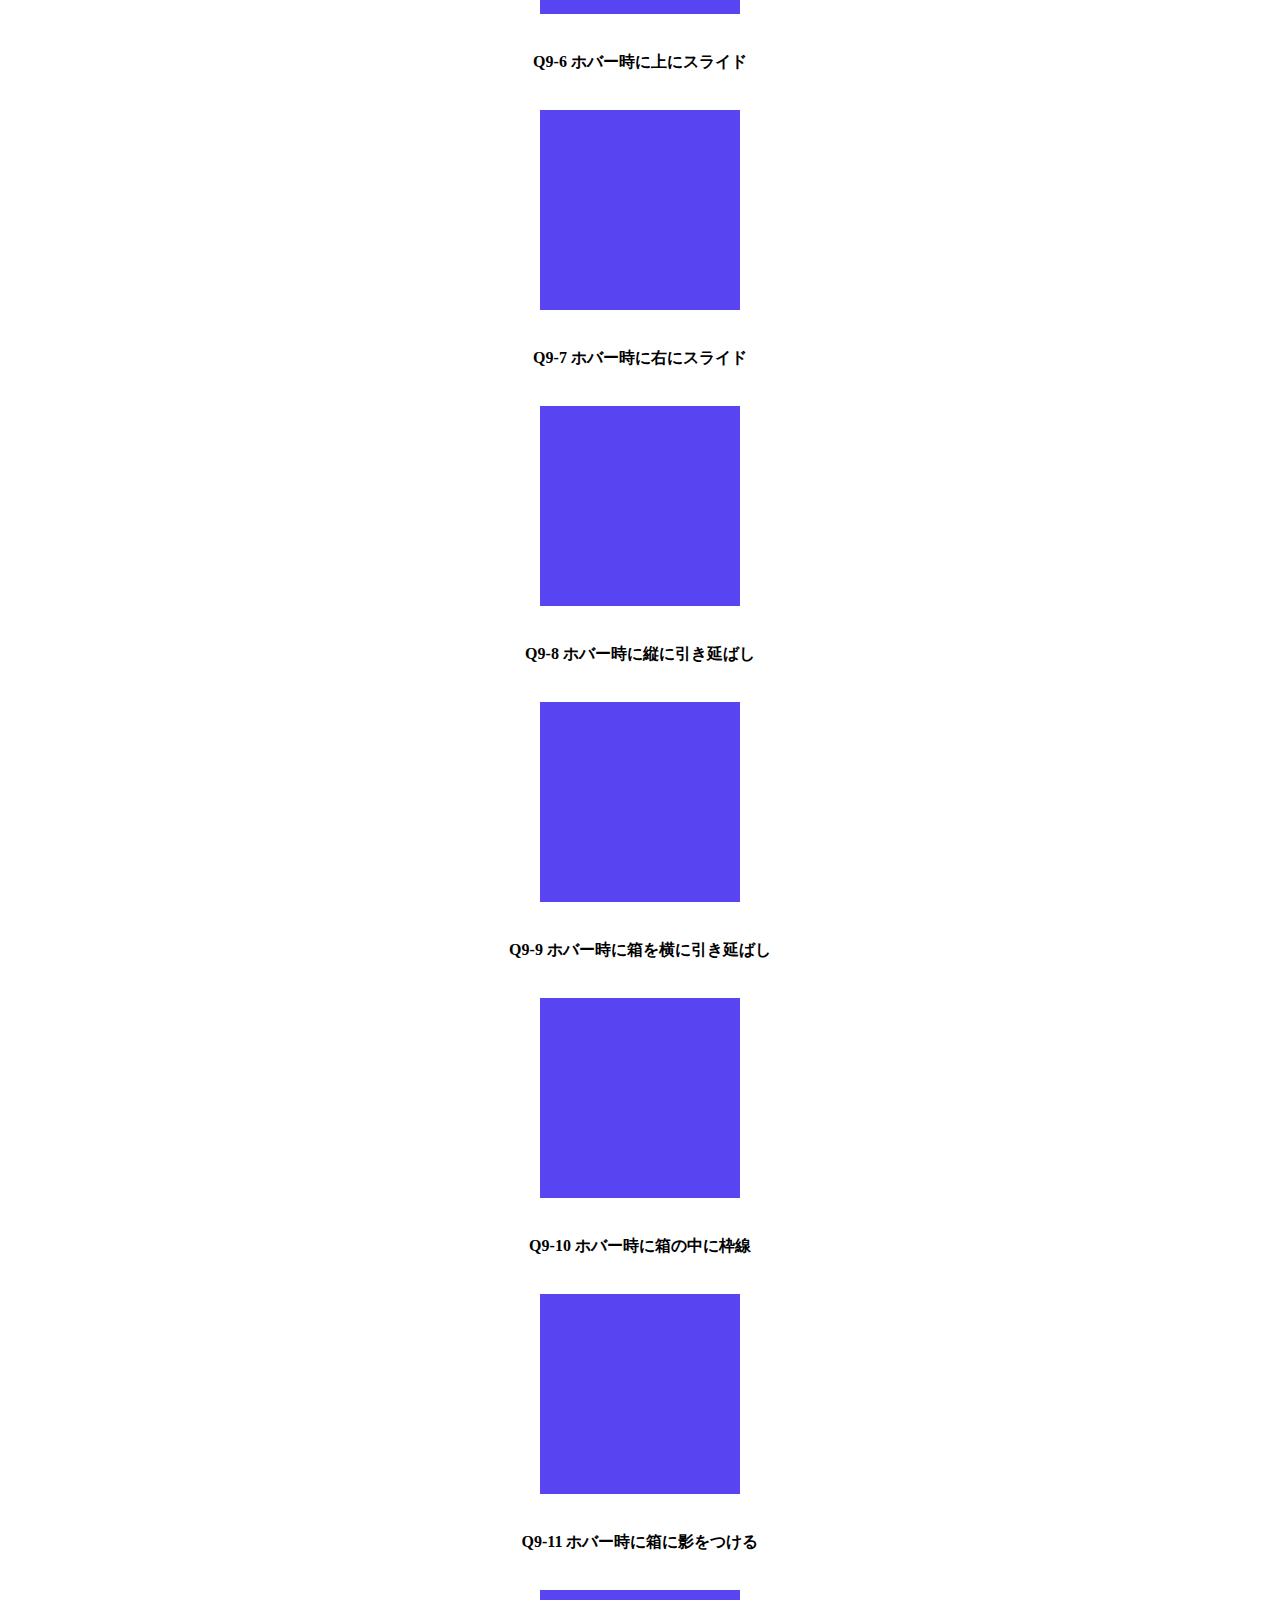
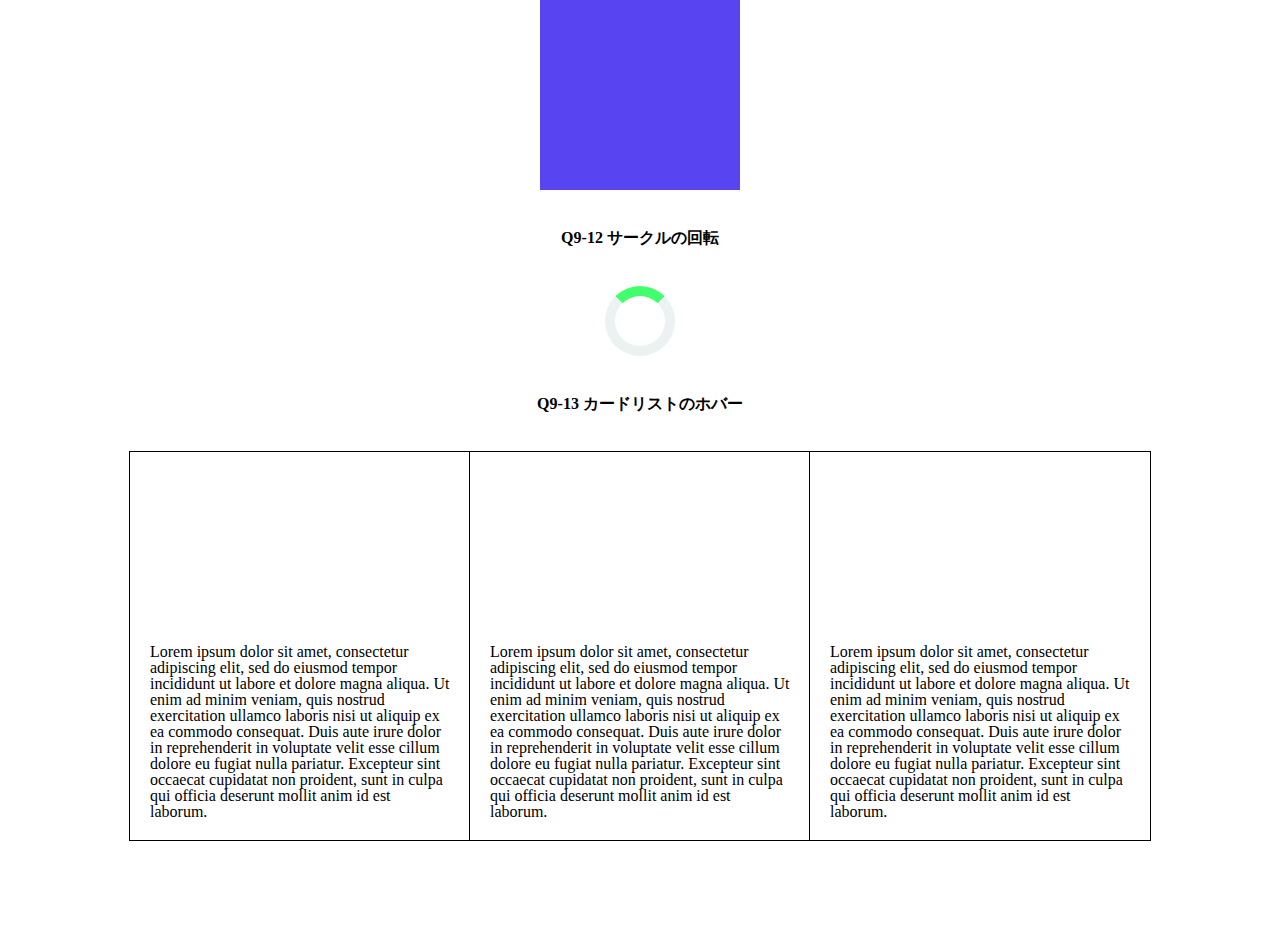
<file: q9/q9/index.html>
<!DOCTYPE html>
<html lang="ja">

<head>
  <meta charset="UTF-8">
  <meta name="viewport" content="width=device-width, initial-scale=1.0">
  <link rel="stylesheet" href="./css/reset.css">
  <link rel="stylesheet" href="./css/base.css">
  <link rel="stylesheet" href="./css/style.css">
  <title>LayoutParts-Q3</title>
</head>

<body>
  <h1 class="title">基本レイアウト・パーツ</h1>
  <h2 class="sub--title">Q9アニメーション</h2>
  <div class="wrapper">
    <section>
      <h3 class="question--title">Q9-1 フェードイン</h3>
      <!-- Q9-1ここから -->
      <div class="green--box fadeIn"></div>
      <!-- Q9-1ここまで -->
      <h3 class="question--title">Q9-2 フェードアウト</h3>
      <!-- Q9-2ここから -->
      <div class="green--box fadeOut"></div>
      <!-- Q9-2ここまで -->
      <h3 class="question--title">Q9-3 回転</h3>
      <!-- Q9-3ここまで -->
      <div class="green--box rotation"></div>
      <!-- Q9-4ここまで -->
    </section>
    <section>
      <h3 class="question--title">Q9-4 ホバー時に色変更</h3>
      <!-- Q9-4ここまで -->
      <div class="blue--box h--color"></div>
      <!-- Q9-4ここまで -->
      <h3 class="question--title">Q9-5 ホバー時に回転</h3>
      <!-- Q9-5ここまで -->
      <div class="blue--box h--rotation"></div>
      <!-- Q9-5ここまで -->
      <h3 class="question--title">Q9-6 ホバー時に上にスライド</h3>
      <!-- Q9-6ここまで -->
      <div class="blue--box h--slide_u"></div>
      <!-- Q9-7ここまで -->
      <h3 class="question--title">Q9-7 ホバー時に右にスライド</h3>
      <!-- Q9-7ここまで -->
      <div class="blue--box h--slide_r"></div>
      <!-- Q9-7ここまで -->
      <h3 class="question--title">Q9-8 ホバー時に縦に引き延ばし</h3>
      <!-- Q9-8ここまで -->
      <div class="blue--box h--extend_he"></div>
      <!-- Q9-8ここまで -->
      <h3 class="question--title">Q9-9 ホバー時に箱を横に引き延ばし</h3>
      <!-- Q9-9ここまで -->
      <div class="blue--box h--extend_wi"></div>
      <!-- Q9-9ここまで -->
      <h3 class="question--title">Q9-10 ホバー時に箱の中に枠線</h3>
      <!-- Q9-10ここまで -->
      <div class="blue--box h--boeder"></div>
      <!-- Q9-10ここまで -->
      <h3 class="question--title">Q9-11 ホバー時に箱に影をつける</h3>
      <!-- Q9-11ここまで -->
      <div class="blue--box h--shadow"></div>
      <!-- Q9-11ここまで -->
    </section>
    <section>
      <h3 class="question--title">Q9-12 サークルの回転</h3>
      <!-- Q9-13ここまで -->
      <div class="circle_rotate rotation_circle"></div>
      <!-- Q9-13ここまで -->
      <h3 class="question--title">Q9-13 カードリストのホバー</h3>
      <div class="check--sample">
        <!-- カード内のテキストはこちらを使ってください -->
        <!-- Lorem ipsum dolor sit amet, consectetur adipiscing elit, sed do eiusmod tempor incididunt
        ut labore et dolore magna
        aliqua. Ut enim ad minim veniam, quis nostrud exercitation ullamco laboris nisi ut aliquip ex ea commodo
        consequat. Duis
        aute irure dolor in reprehenderit in voluptate velit esse cillum dolore eu fugiat nulla pariatur.
        Excepteur
        sint
        occaecat cupidatat non proident, sunt in culpa qui officia deserunt mollit anim id est laborum. -->
        <!-- Q9-14ここまで -->
        <ul class="list">
          <li class="card">
            <div class="picture"></div>
            Lorem ipsum dolor sit amet, consectetur adipiscing elit, sed do eiusmod tempor incididunt
            ut labore et dolore magna
            aliqua. Ut enim ad minim veniam, quis nostrud exercitation ullamco laboris nisi ut aliquip ex ea commodo
            consequat. Duis
            aute irure dolor in reprehenderit in voluptate velit esse cillum dolore eu fugiat nulla pariatur.
            Excepteur
            sint
            occaecat cupidatat non proident, sunt in culpa qui officia deserunt mollit anim id est laborum.
          </li>
          <li class="card">
            <div class="picture"></div>
            Lorem ipsum dolor sit amet, consectetur adipiscing elit, sed do eiusmod tempor incididunt
            ut labore et dolore magna
            aliqua. Ut enim ad minim veniam, quis nostrud exercitation ullamco laboris nisi ut aliquip ex ea commodo
            consequat. Duis
            aute irure dolor in reprehenderit in voluptate velit esse cillum dolore eu fugiat nulla pariatur.
            Excepteur
            sint
            occaecat cupidatat non proident, sunt in culpa qui officia deserunt mollit anim id est laborum.
          </li>
          <li class="card">
            <div class="picture"></div>
            Lorem ipsum dolor sit amet, consectetur adipiscing elit, sed do eiusmod tempor incididunt
            ut labore et dolore magna
            aliqua. Ut enim ad minim veniam, quis nostrud exercitation ullamco laboris nisi ut aliquip ex ea commodo
            consequat. Duis
            aute irure dolor in reprehenderit in voluptate velit esse cillum dolore eu fugiat nulla pariatur.
            Excepteur
            sint
            occaecat cupidatat non proident, sunt in culpa qui officia deserunt mollit anim id est laborum.
          </li>
        </ul>
        <!-- Q9-14ここまで -->
      </div>
    </section>
  </div>
</body>

</html>
</file>
<file: q10/answer/css/base.css>
@charset "UTF-8";

h1, h2, h3 {
  text-align: center;
  margin: 40px 0;
  font-weight: bold;
}

.title {
  font-size: 30px;
}

.sub--title {
  font-size: 24px;
}

.table--area {
  margin-top: 30px;
}

.wrapper {
  width: 1100px;
  margin: 0 auto;
}

.check--sample {
  height: 500px;
}
</file>
<file: q10/answer/css/style.css>
@charset "UTF-8";

.flex--center {
  display: flex;
  justify-content: center;
}

.btn {
  padding: 0 15px;
  line-height: 50px;
  display: inline-block;
  text-align: center;
  cursor: pointer;
  margin-left: 30px;
  border-radius: 10px;
}

.btn:first-child {
  margin-left: 0;
}

.btn--red {
  color: #fff;
  background: #fd0f0fd9;
}

.btn--blue {
  color: #fff;
  background: #170ffdd9;
}

.btn--green {
  color: #000;
  background: #0ffd0fd9;
}

.shadow--red {
  color: #fff;
  background: #fd0f0fd9;
  box-shadow: 0 5px 0 rgba(63, 5, 5, 0.851),0 5px 1px rgba(63, 5, 5, 0.851);
}

.shadow--blue {
  color: #fff;
  background: #170ffdd9;
  box-shadow: 0 5px 0 rgba(5, 13, 63, 0.851),0 5px 1px rgba(5, 13, 63, 0.851);
}

.shadow--green {
  color: #000;
  background: #0ffd0fd9;
  box-shadow: 0 5px 0 rgba(5, 63, 5, 0.851),0 5px 1px rgba(5, 63, 5, 0.851);
}

.active--red {
  color: #fff;
  background: #fd0f0fd9;
  box-shadow: 0 5px 0 rgba(63, 5, 5, 0.851),0 5px 1px rgba(63, 5, 5, 0.851);
}

.active--blue {
  color: #fff;
  background: #170ffdd9;
  box-shadow: 0 5px 0 rgba(5, 13, 63, 0.851),0 5px 1px rgba(5, 13, 63, 0.851);
}

.active--green {
  color: #000;
  background: #0ffd0fd9;
  box-shadow: 0 5px 0 rgba(5, 63, 5, 0.851),0 5px 1px rgba(5, 63, 5, 0.851);
}

.active--red:active,.active--blue:active,.active--green:active {
  transform: translateY(4px);
  box-shadow: 0px 0px 1px rgba(0, 0, 0, 0.2);
  border-bottom: none;
}

.double--btn {
  color: #67c5ff;
  border: 4px double #67c5ff;
  transition: .5s;
}

.double--btn:hover {
  background: #fffbef;
}

.dotted--btn {
  color: #67c5ff;
  border: 4px dotted #75caff;
  transition: .5s;
}

.dotted--btn:hover {
  border-style: dashed;
}

.back--btn {
  color: #0079a5f8;
  background: #d0edfff8;
  border: 4px dashed #67c5ff;
  transition: .5s;
}

.back--btn:hover {
  color: #67c5ff;
  background: #ffffff;
}
</file>
<file: q10/q10/css/base.css>
@charset "UTF-8";

h1, h2, h3 {
  text-align: center;
  margin: 40px 0;
  font-weight: bold;
}

.title {
  font-size: 30px;
}

.sub--title {
  font-size: 24px;
}

.table--area {
  margin-top: 30px;
}

.wrapper {
  width: 1100px;
  margin: 0 auto;
}

.check--sample {
  height: 500px;
}
</file>
<file: q10/q10/css/style.css>
@charset "UTF-8";

/* Q10-1 */
.wapper {
  display: flex;
  justify-content: center;
}

.button {
  margin-right: 30px;
  padding: 0 15px;
  line-height: 50px;
  border-radius: 10px;
  cursor: pointer;
}
.button:last-child {
  margin-right: 0;
}

.red {
  color: #fff;
  background: #fd0f0fd9;
}

.blue {
  color: #fff;
  background: #170ffdd9;
}

.green {
  color: #000;
  background: #0ffd0fd9;
}

/* Q10-2 */

.r--shadow,.r--push {
  box-shadow: 0 5px rgba(63,5,5,0.851);
}

.b--shadow,.b--push {
  box-shadow: 0 5px rgba(5,13,63,0.851);
}

.g--shadow,.g--push {
  box-shadow: 0 5px rgba(5,63,5,0.851);
}

/* Q10-3 */
.r--push:active,.b--push:active,.g--push:active{
  box-shadow: none;
  transform: translateY(4px);
}

/* Q10-4 */
.double {
  color: #67c5ff;
  border: 4px #67c5ff double;
  transition: 0.5s;
}

.double:hover {
  transition: 0.5s;
  background-color: #fffbef;
}

.dotted {
  color: #67c5ff;
  border: 4px #75caff dotted;
}

.dotted:hover {
  border: 4px #75caff dashed;
}

.dashed {
  color: #0079a5f8;
  background: #d0edfff8;
  border: 4px #67c5ff dashed;
  transition: 0.5s;
}

.dashed:hover {
  color: #67c5ff;
  background: #ffffff;
  transition: 0.5s;
}
</file>
<file: q6/answer/css/base.css>
@charset "UTF-8";

h1, h2, h3 {
  text-align: center;
  font-weight: bold;
}

main {
  height: 500px;
  background: #97d8ef;
}

.title {
  font-size: 30px;
  margin-top: 40px;
}

.sub--title {
  font-size: 24px;
  margin-top: 40px;
}

.wrapper {
  width: 1100px;
  margin: 0 auto;
  padding-top: 76px;
}
</file>
<file: q6/answer/css/style.css>
@charset "UTF-8";

a {
  text-decoration:none;
}

.header {
  width: 100%;
  background: #388bff;
  position: fixed;
}

.inner {
  width: 1100px;
  margin: 0 auto;
}

.logo {
  margin-top: 30px;
  font-size: 24px;
  font-weight: bold;
}

.logo a {
  color: #f2ff7b;
}

.d--flex {
  display: flex;
  justify-content: space-between;
}

.nav li {
  list-style: none;
  padding: 30px;
}

li a {
  color: #ffffff;
}
</file>
<file: q6/q6/css/base.css>
@charset "UTF-8";

h1, h2, h3 {
  text-align: center;
  font-weight: bold;
}

main {
  height: 500px;
  background: #97d8ef;
}

.title {
  font-size: 30px;
  margin-top: 40px;
}

.sub--title {
  font-size: 24px;
  margin-top: 40px;
}

.wrapper {
  width: 1100px;
  margin: 0 auto;
  padding-top: 76px;
}
</file>
<file: q6/q6/css/style.css>
@charset "UTF-8";

header {
  position: fixed;
  width: 100%;
  background: #388bff;
}

.display--flex {
  display: flex;
  justify-content: space-between;
}

.inner {
  width: 1100px;
  margin: 0 auto;
}

.logo {
  padding-top: 30px;
  font-size: 24px;
  font-weight: bolder;
}

a {
  text-decoration: none;
}

.logo a {
  color: #f3ff7b;
}

nav li {
  padding: 30px;
  list-style: none;
}

nav a {
  color: #ffffff;
}
</file>
<file: q7/answer/css/base.css>
@charset "UTF-8";

h1, h2, h3 {
  text-align: center;
  margin: 40px 0;
  font-weight: bold;
}

.title {
  font-size: 30px;
}

.sub--title {
  font-size: 24px;
}

.table--area {
  margin-top: 30px;
}

.wrapper {
  padding: 0 3%;
}
</file>
<file: q7/answer/css/style.css>
@charset "UTF-8";

.blowing--box {
  width: 500px;
  padding: 20px;
  font-size: 16px;
  line-height: 16px;
  background: #fad296;
  border: solid 5px #8f5a0a;
  border-radius: 30px;
  position: relative;
  margin: 0 auto;
}

.blowing--box:before,.blowing--box:after {
  content: "";
  position: absolute;
  border: 20px solid transparent;
  left: 30px;
}

.blowing--box:before {
  border-top: 20px solid #8f5a0a;
  bottom: -45px;
}

.blowing--box:after {
  border-top: 20px solid #fad296;
  bottom: -38px;
}
</file>
<file: q7/q7/css/base.css>
@charset "UTF-8";

h1, h2, h3 {
  text-align: center;
  margin: 40px 0;
  font-weight: bold;
}

.title {
  font-size: 30px;
}

.sub--title {
  font-size: 24px;
}

.table--area {
  margin-top: 30px;
}

.wrapper {
  padding: 0 3%;
}
</file>
<file: q7/q7/css/style.css>
@charset "UTF-8";

.balloon {
  position: relative;
  width: 500px;
  padding: 20px;
  margin: 0 auto;
  font-size: 16px;
  line-height: 16px;
  background: #fad296;
  border: solid 5px #8f5a0a;
  border-radius: 30px;
}

.balloon:before,.balloon:after {
  content: "";
  position: absolute;
  border: 25px solid transparent;
  left: 25px;
}

.balloon:before {
  border-top: 25px solid #8f5a0a;
  bottom: -50px;
}

.balloon:after {
  border-top: 25px solid #fad296;
  bottom: -43px;
}
</file>
<file: q8/answer/css/base.css>
@charset "UTF-8";

h1, h2, h3 {
  text-align: center;
  margin: 40px 0;
  font-weight: bold;
}

.title {
  font-size: 30px;
}

.sub--title {
  font-size: 24px;
}

.table--area {
  margin-top: 30px;
}

.wrapper {
  padding: 0 3%;
}
</file>
<file: q8/answer/css/style.css>
@charset "UTF-8";

.content {
  height: 500px;
}

.back--img {
  background: url(../../image/coffee-background.jpg);
}

.back--img--repeat {
  background: url(../../image/coffee-background.jpg) no-repeat;
}

.back--img--cover {
  background: url(../../image/coffee-background.jpg) no-repeat center/cover;
}

.back--img--contain {
  background: url(../../image/coffee-background.jpg) no-repeat center/contain;
}
</file>
<file: q8/q8/css/base.css>
@charset "UTF-8";

h1, h2, h3 {
  text-align: center;
  margin: 40px 0;
  font-weight: bold;
}

.title {
  font-size: 30px;
}

.sub--title {
  font-size: 24px;
}

.table--area {
  margin-top: 30px;
}

.wrapper {
  padding: 0 3%;
}
</file>
<file: q8/q8/css/style.css>
@charset "UTF-8";

.b--image {
  background:url("../../image/coffee-background.jpg");
}

.box {
  height: 500px;
}

.b--image--b--repeat {
  background: url("../../image/coffee-background.jpg") no-repeat;
}
.b--image--cent_cov {
  background: url("../../image/coffee-background.jpg") no-repeat center / cover;
}

.b--image--cent_all {
  background: url("../../image/coffee-background.jpg") no-repeat center / contain;
}
</file>
<file: q9/answer/css/base.css>
@charset "UTF-8";

h1, h2, h3 {
  text-align: center;
  margin: 40px 0;
  font-weight: bold;
}

.title {
  font-size: 30px;
}

.sub--title {
  font-size: 24px;
}

.table--area {
  margin-top: 30px;
}

.wrapper {
  width: 1100px;
  margin: 0 auto;
}

.check--sample {
  height: 500px;
}
</file>
<file: q9/answer/css/style.css>
@charset "UTF-8";

.green--box {
  width: 200px;
  height: 200px;
  background: #76ff826b;
  margin: 0 auto;
}

.blue--box {
  width: 200px;
  height: 200px;
  background: #331aefd0;
  margin: 0 auto;
  transition: .5s;
}

.fade--in {
  animation: fadeIn 4s ease 0s 1 normal;
}

.fade--out {
  animation: fadeOut 4s ease 4s 1 normal;
}

.spin {
  animation: spin 4s linear infinite;
}

@keyframes fadeIn {
  0% {
    opacity: 0
  }
  100% {
    opacity: 1
  }
}

@keyframes fadeOut {
  0% {
    opacity: 1
  }
  100% {
    opacity: 0
  }
}

@keyframes spin {
  0% {
    transform: rotate(0deg);
  }
  100% {
    transform: rotate(360deg);
  }
}

.hover--color:hover {
  background: #ff27e2c9;
}

.spin--box:hover {
  transform: rotate(360deg);
}

.up--slide:hover {
  transform: translate(0, -20%);
}

.right--slide:hover {
  transform: translate(50%, 0);
}

.height--prolongation:hover {
  height: 300px;
}

.width--prolongation:hover {
  width: 500px;
}

.hover--border {
  box-sizing: border-box;
}

.hover--border:hover {
  border: 10px #00ffe5 solid;
}

.hover--shadow:hover {
  box-shadow: 8px 11px 10px 3px #06031ed0;
}

.circle--spin {
  border-radius: 50%;
  width: 50px;
  height: 50px;
  margin: 0 auto;
  border: solid 10px #ecf1f2;
  border-top: solid 10px #14ff4bcd;
  animation: spin 1.1s linear infinite;
}

.card--list {
  display: flex;
}

.card--item {
  width: 300px;
  padding: 20px;
  background: #ffffff;
  border: 1px solid #000000;
  border-left: 0;
  transition: .5s;
}

.card--item > p {
  margin-top: 20px;
}

.card--item:first-child {
  border-left: 1px solid #000000;;
}

.card--item:hover{
  box-shadow: 0px 0px 10px 3px #424242d0;
  z-index: 1;
}

.icon {
  background: url(https://picsum.photos/id/1005/200/300) no-repeat center/cover;
  width:  150px;
  height: 150px;
  border-radius: 50%;
  margin: 0 auto;
}
</file>
<file: q9/q9/css/base.css>
@charset "UTF-8";

h1, h2, h3 {
  text-align: center;
  margin: 40px 0;
  font-weight: bold;
}

.title {
  font-size: 30px;
}

.sub--title {
  font-size: 24px;
}

.table--area {
  margin-top: 30px;
}

.wrapper {
  width: 1100px;
  margin: 0 auto;
}

.check--sample {
  height: 500px;
}
</file>
<file: q9/q9/css/style.css>
@charset "UTF-8";

/* カード内の画像は以下のURLを使用して下さい */
/* https://picsum.photos/id/1005/200/300 */

.green--box {
  width: 200px;
  height: 200px;
  margin: 0 auto;
  background: #76ff826b;
}
/* Q9-1 */
.fadeIn {
  animation: fadeIn 4s;
}

@keyframes fadeIn {
  from { opacity: 0; }
  to { opacity: 1; }
}

/* Q9-2 */
.fadeOut {
  animation: fadeOut 4s 4s;
}

@keyframes fadeOut {
  from { opacity: 1; }
  to { opacity: 0; }
}

/* Q9-3 */
.rotation {
  animation: rotation 4s linear infinite;
}

@keyframes rotation {
  from { transform:rotate(0); }
  to { transform:rotate(360deg); }
}

/* Q9-4 */
.blue--box {
  width: 200px;
  height: 200px;
  margin: 0 auto;
  background: #331aefd0;
}
.h--color {
  transition: 0.5s;
}

.h--color:hover {
  transition: 0.5s;
  background: #ff27e2c9;
}

/* Q9-5 */
.h--rotation {
  transition: 0.5s;
}

.h--rotation:hover {
  transition: 0.5s;
  transform: rotate(360deg);
}

/* Q9-6 */
.h--slide_u {
  transition: 0.5s;
}

.h--slide_u:hover {
  transition: 0.5s;
  transform:translate(0,-20%);
}

/* Q9-7 */
.h--slide_r {
  transition: 0.5s;
}

.h--slide_r:hover {
  transition: 0.5s;
  transform:translate(20%,0);
}

/* Q9-8 */
.h--extend_he {
  transition: 0.5s;
}

.h--extend_he:hover {
  transition: 0.5s;
  height: 300px;
}

/* Q9-9 */
.h--extend_wi {
  transition: 0.5s;
}

.h--extend_wi:hover {
  transition: 0.5s;
  width: 500px;
}

/* Q9-10 */
.h--boeder {
  transition: 0.5s;
}

.h--boeder:hover {
  transition: 0.5s;
  border: 10px #00ffe5 solid;
  box-sizing: border-box;
}

/* Q9-11 */
.h--shadow {
  transition: 0.5s;
}

.h--shadow:hover {
  transition: 0.5s;
  box-shadow: 8px 11px 10px 3px #06031ed0;
}

/* Q9-12 */
.circle_rotate {
  width:50px;
  height:50px;
  margin: 0 auto;
  border-top: 10px #14ff4bcd solid;
  border-right: 10px #ecf1f2 solid;
  border-bottom: 10px #ecf1f2 solid;
  border-left: 10px #ecf1f2 solid;
  border-radius: 50%;
}

.rotation_circle {
  animation: rotation 1.1s linear infinite;
}

@keyframes rotation {
  from { transform:rotate(0); }
  to { transform:rotate(360deg); }
}

/* Q9-13 */
.list {
  display: flex;
  justify-content: center;
}

.card {
  list-style: none;
  width: 300px;
  padding: 20px;
  background: #ffffff;
  outline: 1px solid #000000;
}

.picture {
  width: 150px;
  height: 150px;
  margin: 0px auto;
  margin-bottom: 20px;
  border-top: 1px #ffffff solid;
  border-right: 1px #ffffff solid;
  border-bottom: 1px #ffffff solid;
  border-left: 1px #ffffff solid;
  border-radius: 50%;
  background: url(https://picsum.photos/id/1005/200/300) no-repeat center/cover;
}

.card:hover {
  z-index: 100;
  box-shadow: 0px 0px 10px 3px #424242d0;
  transition: 0.5s;
}
</file>
